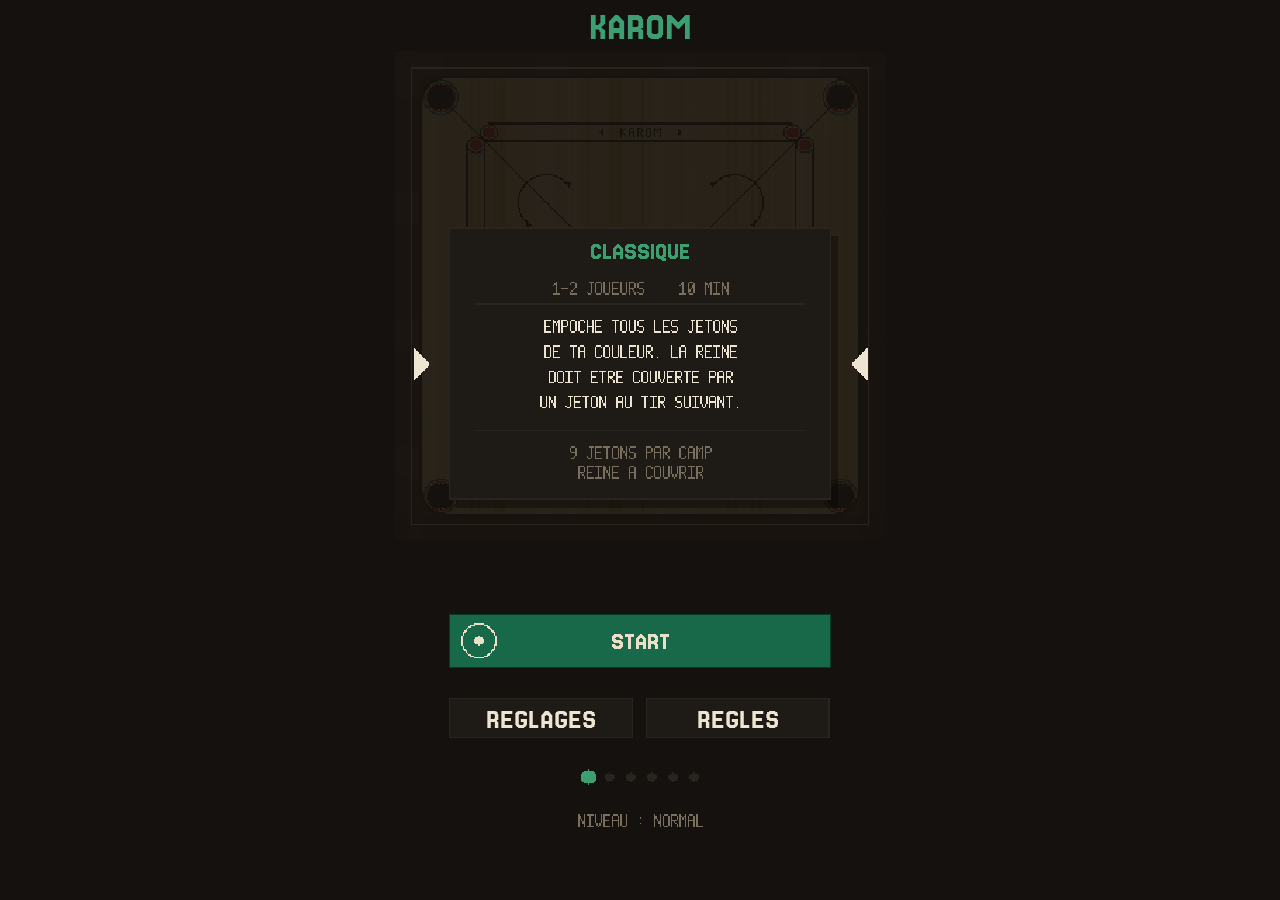
<file: index.html>
<!DOCTYPE html>
<html lang="fr">
<head>
<meta charset="utf-8">
<meta name="viewport" content="width=device-width, initial-scale=1, viewport-fit=cover, user-scalable=no">
<title>Karom</title>
<meta name="description" content="Karom : jeu de carrom en pixel art. Six modes de jeu, seul ou a deux.">
<link rel="icon" href="data:image/svg+xml,%3Csvg xmlns='http://www.w3.org/2000/svg' viewBox='0 0 16 16'%3E%3Crect width='16' height='16' fill='%234E3222'/%3E%3Crect x='2' y='2' width='12' height='12' fill='%23F2CE87'/%3E%3Ccircle cx='8' cy='8' r='3' fill='%23C8362E'/%3E%3C/svg%3E">
<style>
  /* Jersey, Sarah Cadigan-Fried, SIL OFL 1.1 - sous-ensemble embarque */
  @font-face{font-family:'Jersey15';font-style:normal;font-weight:400;font-display:block;
    src:url([data-uri]) format('woff2');}
  @font-face{font-family:'Jersey25';font-style:normal;font-weight:400;font-display:block;
    src:url([data-uri]) format('woff2');}
  *{box-sizing:border-box;-webkit-tap-highlight-color:transparent}
  html{height:100%;overflow:hidden;overscroll-behavior:none;touch-action:none}
  html,body{height:100%;margin:0}
  body{
    position:fixed;top:0;left:0;right:0;bottom:0;
    width:100%;height:100vh;height:100dvh;
    overscroll-behavior:none;-webkit-user-select:none;user-select:none;
    background:#14110E;   /* uni : la marge du haut se confond avec le fond du jeu */
    display:flex;align-items:center;justify-content:center;
    overflow:hidden;touch-action:none;
    /* on se tient a l'ecart de la barre d'etat : en mode autonome sur iPhone,
       le contenu passe sinon sous l'heure et le niveau de batterie. */
    padding:calc(env(safe-area-inset-top,0px) + 4px) 0 0 0;
  }
  #wrap{position:relative;line-height:0}
  #cv{display:block;touch-action:none;image-rendering:pixelated;image-rendering:crisp-edges}
  #tx{position:absolute;left:0;top:0;pointer-events:none}
</style>
</head>
<body>
<div id="wrap"><canvas id="cv"></canvas><canvas id="tx"></canvas></div>
<script>
(function(){
'use strict';

/* ===================== plateau : repère 0..1000 ===================== */
const W=1000;
const FRAME=56, PAD=FRAME+10;
const MINX=PAD, MAXX=W-PAD, MINY=PAD, MAXY=W-PAD;
const PR=16, SR=21;
const POCK=20, PIN=28;              /* trous plus petits, plus pres des coins */
const POCKETS=[
  {x:MINX+PIN,y:MINY+PIN},{x:MAXX-PIN,y:MINY+PIN},
  {x:MINX+PIN,y:MAXY-PIN},{x:MAXX-PIN,y:MAXY-PIN}
];
const BAND_O=146, BAND_I=183;   /* ecartes pour que les pastilles tiennent pile entre les deux */
const ART={dots:true, square:false, pale:false};
const WOOD=3;   /* 0 voile  1 fil fin  2 veine large  3 presque uni */
let surface=0;   /* revetement du plateau : 0 bois, 1 marbre — choisi dans les reglages */
/* Marbre gris-vert : un fond sourd, deux nuances proches pour les nuages, et
   deux tons francs pour les veines — l'un clair, l'autre presque noir. */
const MARBRE={base:'#C4CCC2', clair:'#D0D7CE', sombre:'#B3BDB3',
              veineC:'#E7EBE4', veineS:'#6F7B73'};
const TEX=2;    /* grain de surface : 0 aucun  1 leger  2 marque */
const COEUR=1;  /* 0 : huit points seuls, 1 : huit points plus un au centre */
const SMOOTH=0; /* 0 = jetons cales sur la grille de pixels, 1 = glissement continu */          // carré double de la ligne de base
const BASE_Y=MAXY-104;                 // ligne de base du bas (clairs)
const BASE_Y2=W-BASE_Y;                // ligne de base du haut (fonces)
function baseY(t){ return t==='W' ? BASE_Y : BASE_Y2; }
const BASE_X0=200, BASE_X1=800;

const FRICTION=0.9971, REST_D=0.94, REST_W=0.72, STOP=0.06, MAXPOW=32, SUB=6;

/* ===================== langues ===================== */
let langue=0;   /* 0 : francais, 1 : anglais — choisi dans les reglages */
/* Chaque entree porte ses deux versions cote a cote : une seule table a tenir,
   et il devient impossible d'en traduire une et d'oublier l'autre. {0} et {1}
   sont remplaces par les arguments passes a tr(). */
const TXT={
  langue:      ['FRANÇAIS','ENGLISH'],
  /* joueurs */
  j1:          ['JOUEUR 1','PLAYER 1'],
  j2:          ['JOUEUR 2','PLAYER 2'],
  cpu:         ['CPU','CPU'],
  /* mots de fin de tir */
  tour:        ['AU TOUR DE {0}','{0} TO PLAY'],
  rejoue:      ['{0} REJOUE','{0} PLAYS AGAIN'],
  palet:       ['{0} : PALET EMPOCHÉ','{0} : STRIKER POTTED'],
  adverse:     ['{0} : JETON ADVERSE','{0} : OPPONENT PIECE'],
  couvreReine: ['{0} COUVRE LA REINE','{0} COVERS THE QUEEN'],
  gagneReine:  ['{0} GAGNE LA REINE','{0} WINS THE QUEEN'],
  /* fin de partie */
  gagne:       ['GAGNÉ !','YOU WIN!'],
  perdu:       ['PERDU','YOU LOSE'],
  clairsGagne: ['CLAIRS !','LIGHTS!'],
  foncesGagne: ['FONCÉS !','DARKS!'],
  /* boutons */
  start:       ['START','START'],
  reglages:    ['REGLAGES','SETTINGS'],
  regles:      ['REGLES','RULES'],
  retour:      ['RETOUR','BACK'],
  pause:       ['PAUSE','PAUSE'],
  reprendre:   ['REPRENDRE','RESUME'],
  rejouer:     ['REJOUER','REPLAY'],
  menu:        ['MENU','MENU'],
  tirer:       ['TIRER','SHOOT'],
  page:        ['PAGE {0} / {1}','PAGE {0} / {1}'],
  /* reglages */
  optJoueurs:  ['JOUEURS','PLAYERS'],
  optNiveau:   ['DIFFICULTE','DIFFICULTY'],
  optTir:      ['DECLENCHEMENT','TRIGGER'],
  optRev:      ['STYLE DU PLATEAU','BOARD STYLE'],
  optTheme:    ['THEME','THEME'],
  optSon:      ['SON','SOUND'],
  optLangue:   ['LANGUE','LANGUAGE'],
  unJoueur:    ['1 JOUEUR','1 PLAYER'],
  deuxJoueurs: ['2 JOUEURS','2 PLAYERS'],
  facile:      ['FACILE','EASY'],
  normal:      ['NORMAL','NORMAL'],
  difficile:   ['DIFFICILE','HARD'],
  auRelacher:  ['AU RELACHER','ON RELEASE'],
  auBouton:    ['AU BOUTON','ON BUTTON'],
  bois:        ['BOIS','WOOD'],
  marbre:      ['MARBRE','MARBLE'],
  sombre:      ['SOMBRE','DARK'],
  clair:       ['CLAIR','LIGHT'],
  avec:        ['AVEC','ON'],
  sans:        ['SANS','OFF'],
  /* en-tete */
  hScore:      ['SCORE','SCORE'],
  hPoints:     ['POINTS','POINTS'],
  hTirs:       ['TIRS','SHOTS'],
  hRestants:   ['RESTANTS','LEFT'],
  hJetons:     ['JETONS','PIECES'],
  hEnJeu:      ['EN JEU','IN PLAY'],
  hEtoiles:    ['ETOILES','STARS'],
  hTemps:      ['TEMPS','TIME'],
  hCombo:      ['COMBO','COMBO'],
  hCible:      ['CIBLE','TARGET'],
  qClairs:     ['CLA','LGT'],
  qOrdi:       ['ORD','CPU'],
  qFonces:     ['FON','DRK'],
  qCouvre:     ['COUVRE','COVER'],
  /* accueil */
  niveau:      ['NIVEAU : {0}','LEVEL: {0}'],
  recordTirs:  ['RECORD : {0} TIRS','BEST: {0} SHOTS'],
  recordPts:   ['RECORD : {0} POINTS','BEST: {0} POINTS'],
  victoires:   ['VICTOIRES : {0}','WINS: {0}'],
  aucunRecord: ['AUCUN RECORD','NO RECORD YET'],
  nbJoueurs:   ['{0} JOUEUR{1}    {2}','{0} PLAYER{1}    {2}'],
  /* resume des regles d'un mode */
  rPions:      ['{0} JETONS PAR CAMP','{0} PIECES PER SIDE'],
  rVider:      ['VIDER LE PLATEAU','CLEAR THE BOARD'],
  rVaut:       ['UN JETON VAUT {0} POINTS','A PIECE IS WORTH {0} POINTS'],
  rTousDeux:   ['TOUS LES JETONS COMPTENT POUR LES DEUX','ALL PIECES COUNT FOR BOTH'],
  rValeurs:    ['NOIR {0}  BLANC {1}','DARK {0}  LIGHT {1}'],
  rReineVaut:  ['  REINE {0}','  QUEEN {0}'],
  rTirs:       ['{0} TIRS','{0} SHOTS'],
  rSecondes:   ['{0} SECONDES','{0} SECONDS'],
  rCible:      ['CIBLE {0}','TARGET {0}'],
  rCombo:      ['COMBO X{0}','COMBO X{0}'],
  rReineLibre: ['REINE LIBRE','QUEEN FREE'],
  rReineCouv:  ['REINE A COUVRIR','COVER THE QUEEN'],
  rEtoiles:    ['3 ETOILES A {0}','3 STARS AT {0}']
};
function tr(cle,...arg){
  const e=TXT[cle];
  let out = e ? e[langue] : cle;
  arg.forEach((v,i)=>{ out=out.split('{'+i+'}').join(v); });
  return out;
}
const LEVELS=[{n:'facile',e:0.50},{n:'normal',e:0.06},{n:'difficile',e:0.03}];
let level=1;

/* ===================== tampon pixel ===================== */
const BUF=384, K=BUF/256;            /* K : facteur d'echelle de l'interface */
const MARG=Math.round(11*K);         /* marge laterale de part et d'autre du plateau */
const BW=BUF-2*MARG, BX=MARG;        /* cote et abscisse du plateau */
const S=BW/W;
const R=Math.round;
/* le bandeau du titre coiffe tout le reste et ne bouge jamais */
const TITRE_H=Math.round(22*K);   /* un peu d'air au-dessus du nom du jeu */
const HUD_H=Math.round(40*K), MSG_H=0, BTN_H=Math.round(26*K);
const CTRL_MIN=Math.round(104*K), CTRL_MAX=Math.round(340*K);
const GAP_MAX=Math.round(24*K);  /* respiration maximale sous l'en-tete */
let CTRL_H=150, TOTH=0, BOARD_Y=HUD_H, MSG_Y=0, CTRL_Y=0, BTN_Y=0;
const HUD_Y=TITRE_H;                 /* l'en-tete des scores commence sous le titre */
let GAP_B=0;                  /* de combien le plateau descend sous l'en-tete */
let PAD_H=Math.round(96*K);   /* hauteur du pave, reglette comprise */
let PAD_Y=0;                  /* haut du pave */
let TRK_H=Math.round(34*K);   /* bandeau de la reglette, en haut du pave */
let JOY_H=0;                  /* etage du jeton, sous la reglette */
let MENU_H=0;                 /* hauteur offerte aux pages de menu */
const JOY={cx:BUF/2, cy:0, r:Math.round(44*K), kx:0, ky:0};
const TRK={x0:0, x1:0, y:0, h:Math.round(12*K)};
const PWR={y:0};   /* frontiere entre la reglette de placement et le pave */
/* Zone reellement disponible : la fenetre moins les marges de securite.
   On lit le remplissage effectif du corps, deja calcule par le navigateur a
   partir des env(safe-area-inset-*) : c'est du px resolu, pas une formule. */
function vpW(){
  const s=getComputedStyle(document.body);
  const n=v=>{const p=parseFloat(v); return isFinite(p)?p:0;};
  return Math.max(1, window.innerWidth-n(s.paddingLeft)-n(s.paddingRight));
}
function vpH(){
  const s=getComputedStyle(document.body);
  const n=v=>{const p=parseFloat(v); return isFinite(p)?p:0;};
  return Math.max(1, window.innerHeight-n(s.paddingTop)-n(s.paddingBottom));
}
function metrics(){
  const vw=vpW(), vh=vpH();
  const want=Math.round(BUF*vh/vw)-TITRE_H-HUD_H-BW-MSG_H-BTN_H;
  const reste=Math.max(CTRL_MIN,Math.min(CTRL_MAX+GAP_MAX,want));
  /* le plateau se decolle de l'en-tete des qu'il y a de quoi */
  GAP_B=Math.max(0,Math.min(GAP_MAX,reste-CTRL_MIN));
  CTRL_H=reste-GAP_B;
  TOTH=TITRE_H+HUD_H+GAP_B+BW+MSG_H+CTRL_H+BTN_H;
  BOARD_Y=TITRE_H+HUD_H+GAP_B; MSG_Y=BOARD_Y+BW; CTRL_Y=MSG_Y+MSG_H; BTN_Y=CTRL_Y+CTRL_H;
  /* un seul pave : la reglette de placement en bandeau haut, le jeton dessous.
     Les deux gestes du tir tiennent ainsi sous le meme pouce. */
  const marge=R(8*K);
  PAD_H=Math.max(R(80*K),Math.min(R(170*K),CTRL_H-2*marge));
  PAD_Y=CTRL_Y+Math.floor((CTRL_H-PAD_H)/2);
  TRK_H=Math.min(R(34*K),Math.floor(PAD_H*0.32));
  const cote=R(12*K), LP=BUF-2*cote;
  TRK.x0=cote+R(16*K); TRK.x1=cote+LP-R(16*K);
  TRK.y=PAD_Y+Math.floor(TRK_H/2);
  PWR.y=PAD_Y+TRK_H;                       /* frontiere reglette / jeton */
  /* le jeton demarre franchement sous le bandeau, d'ou le retrait */
  const retrait=Math.min(R(14*K),Math.floor((PAD_H-TRK_H)*0.12));
  JOY_H=Math.max(R(40*K),PAD_H-TRK_H-retrait);
  JOY.cy=PAD_Y+TRK_H+retrait+Math.floor(JOY_H/2);
  MENU_H=BW+CTRL_H+BTN_H;   /* du haut du plateau au bas de l'ecran */
}

const P={
  bg:'#14110E', panel:'#1E1A16', panel2:'#2A241E', edge:'#0A0806',
  woodHi:'#7A5236', wood:'#4E3222', woodLo:'#2E1C10',
  felt:'#F2CE87', feltHi:'#F8DDA1', feltLo:'#E2B368', feltSh:'#C89A57',
  ink:'#20180F', red:'#C8362E', redLo:'#8B1E1A', green:'#1E7A55',
  wPiece:'#FFFAEA', wEdge:'#8A6231', bPiece:'#332742', bEdge:'#150E1E',
  qPiece:'#D8382F', qEdge:'#7E1712',
  sBody:'#17694A', sEdge:'#0C3A28', sRed:'#E8E0C8',
  pale:'#EDE4D2', mute:'#7A6E5F', accent:'#3D9E72',
  g1:'#123024', g2:'#1E6349', g3:'#3D9E72', g4:'#6FD3A6',
  aim:'#3A2010'
};


const ORIGINAL_PALETTE={...P};
const STYLES=[
 {name:['BOIS','WOOD'],c:{}},
 {name:['MARBRE','MARBLE'],c:{wood:'#59645F',woodHi:'#929E97',woodLo:'#303C37',ink:'#263F35',wPiece:'#FFFFFF',wEdge:'#82958A',bPiece:'#273E35',bEdge:'#0F241B',qPiece:'#BA7955',qEdge:'#6F402C'}},
 {name:['FLUO','NEON'],c:{wood:'#171B30',woodHi:'#313954',woodLo:'#050710',felt:'#080C16',feltHi:'#080C16',feltLo:'#080C16',ink:'#3C778B',red:'#F452CF',green:'#26E5F1',wPiece:'#59FFAD',wEdge:'#14835D',bPiece:'#F452CF',bEdge:'#8B236E',qPiece:'#FFF36A',qEdge:'#9B8228',sBody:'#55E7FF',sEdge:'#16718C',sRed:'#FFFFFF',aim:'#A7FFE9',accent:'#59FFAD',g1:'#153D30',g2:'#207954',g3:'#36B780',g4:'#59FFAD'}},
 {name:['PLASTIQUE','PLASTIC'],c:{wood:'#1663D6',woodHi:'#4C9CFF',woodLo:'#073B94',felt:'#2581ED',feltHi:'#2581ED',feltLo:'#2581ED',ink:'#0A489B',red:'#FFDC26',green:'#FF5253',wPiece:'#FFDF26',wEdge:'#BE8B06',bPiece:'#F54B45',bEdge:'#9D2425',qPiece:'#F9F5DF',qEdge:'#A4A19A',sBody:'#77F1B4',sEdge:'#24875F',sRed:'#124A36',aim:'#FFFFFF',accent:'#FFDF26',g1:'#5A4B11',g2:'#9B7D15',g3:'#D5B320',g4:'#FFDF26'}},
 {name:['ARCADE','ARCADE'],c:{wood:'#332356',woodHi:'#674B8F',woodLo:'#1B122F',felt:'#191B36',feltHi:'#191B36',feltLo:'#191B36',ink:'#675887',red:'#FF9C42',green:'#A391ED',wPiece:'#49E2ED',wEdge:'#227F9E',bPiece:'#FF9C42',bEdge:'#A44E20',qPiece:'#FF69B4',qEdge:'#8E3265',sBody:'#EAE0FF',sEdge:'#8B78BA',sRed:'#8850CD',aim:'#BDA9FF',accent:'#BDA9FF',g1:'#34274F',g2:'#685091',g3:'#9473C9',g4:'#BDA9FF'}},
 {name:['PASTEL','PASTEL'],c:{wood:'#9FBDB5',woodHi:'#C9DFD6',woodLo:'#638B80',felt:'#F3EADF',feltHi:'#F3EADF',feltLo:'#F3EADF',ink:'#748E88',red:'#D6879B',green:'#7DAFA4',wPiece:'#F2A8BC',wEdge:'#B26882',bPiece:'#7BB9D8',bEdge:'#3E7695',qPiece:'#E9BE5D',qEdge:'#9B782F',sBody:'#B6A4DC',sEdge:'#77619A',sRed:'#FFF8ED',aim:'#685B87',accent:'#B6A4DC',g1:'#40364F',g2:'#6A587F',g3:'#9180B1',g4:'#B6A4DC'}}
];

/* ===================== polices ===================== */
/* texte courant 5x7 */
const FS={
A:'01110,10001,10001,10001,11111,10001,10001,10001,10001',B:'11110,10001,10001,11110,10001,10001,10001,10001,11110',
C:'01110,10001,10000,10000,10000,10000,10000,10001,01110',D:'11110,10001,10001,10001,10001,10001,10001,10001,11110',
E:'11111,10000,10000,10000,11110,10000,10000,10000,11111',F:'11111,10000,10000,10000,11110,10000,10000,10000,10000',
G:'01110,10001,10000,10000,10111,10001,10001,10001,01111',H:'10001,10001,10001,10001,11111,10001,10001,10001,10001',
I:'11111,00100,00100,00100,00100,00100,00100,00100,11111',J:'00111,00010,00010,00010,00010,00010,00010,10010,01100',
K:'10001,10010,10100,11000,10000,11000,10100,10010,10001',L:'10000,10000,10000,10000,10000,10000,10000,10000,11111',
M:'10001,11011,10101,10101,10001,10001,10001,10001,10001',N:'10001,11001,11001,10101,10101,10011,10011,10001,10001',
O:'01110,10001,10001,10001,10001,10001,10001,10001,01110',P:'11110,10001,10001,10001,11110,10000,10000,10000,10000',
Q:'01110,10001,10001,10001,10001,10001,10101,10010,01101',R:'11110,10001,10001,10001,11110,10100,10010,10001,10001',
S:'01111,10000,10000,10000,01110,00001,00001,10001,01110',T:'11111,00100,00100,00100,00100,00100,00100,00100,00100',
U:'10001,10001,10001,10001,10001,10001,10001,10001,01110',V:'10001,10001,10001,10001,10001,10001,01010,01010,00100',
W:'10001,10001,10001,10001,10001,10101,10101,11011,10001',X:'10001,10001,01010,01010,00100,01010,01010,10001,10001',
Y:'10001,10001,01010,01010,00100,00100,00100,00100,00100',Z:'11111,00001,00010,00010,00100,01000,01000,10000,11111',
'0':'01110,10001,10011,10011,10101,11001,11001,10001,01110','1':'00100,01100,10100,00100,00100,00100,00100,00100,11111',
'2':'01110,10001,00001,00001,00010,00100,01000,10000,11111','3':'11111,00010,00100,01000,00100,00010,00001,10001,01110',
'4':'00010,00110,01010,10010,10010,11111,00010,00010,00010','5':'11111,10000,10000,11110,00001,00001,00001,10001,01110',
'6':'00110,01000,10000,10000,11110,10001,10001,10001,01110','7':'11111,00001,00010,00010,00100,00100,01000,01000,01000',
'8':'01110,10001,10001,01110,10001,10001,10001,10001,01110','9':'01110,10001,10001,10001,01111,00001,00001,00010,01100',
' ':'00000,00000,00000,00000,00000,00000,00000,00000,00000','-':'00000,00000,00000,00000,11111,00000,00000,00000,00000',
':':'00000,00000,00100,00000,00000,00000,00100,00000,00000','.':'00000,00000,00000,00000,00000,00000,00000,00000,00100',
'!':'00100,00100,00100,00100,00100,00100,00000,00000,00100','/':'00001,00001,00010,00010,00100,01000,01000,10000,10000'
};
const ACC={'È':'E','Ê':'E','À':'A','Â':'A','Ç':'C','Î':'I','Ô':'O','Û':'U','Ù':'U'};
/* E accentue : l'accent occupe la premiere ligne, le E est ramene sur huit */
FS['É']='00110,11111,10000,10000,11110,10000,10000,10000,11111';
const GS={};
for(const k in FS) GS[k]=FS[k].split(',');
function norm(t,set){
  t=String(t).toUpperCase(); let o='';
  for(const ch of t) o += (ACC[ch]||(set[ch]?ch:' '));
  return o;
}
/* petite police */
const GW=5, GH=9, GT=1;            /* chasse, hauteur, approche */
/* police 3x5 pour la marque imprimee sur le tapis, qui doit tenir entre les traits */
const PETIT={
  K:['10010','10100','11000','11000','10100','10010','10010'],
  A:['01100','10010','10010','11110','10010','10010','10010'],
  R:['11100','10010','10010','11100','10100','10010','10010'],
  O:['01100','10010','10010','10010','10010','10010','01100'],
  M:['10001','11011','10101','10101','10001','10001','10001']
};
const PW=5, PH=7, PT=1;
function pw(t){ const n=String(t).length; return n?n*(PW+PT)-PT:0; }
function ptext(g,t,x,y,col){
  g.fillStyle=col;
  let cx=x;
  for(const c of String(t)){
    const gl=PETIT[c];
    if(gl) for(let r=0;r<PH;r++) for(let k=0;k<PW;k++)
      if(gl[r][k]==='1') g.fillRect(cx+k,y+r,1,1);
    cx+=PW+PT;
  }
}
function sw(t){ const n=norm(t,GS).length; return n?n*(GW+GT)-GT:0; }
function stext(g,t,x,y,col){
  t=norm(t,GS); g.fillStyle=col;
  for(let i=0;i<t.length;i++){ const gl=GS[t[i]]; if(!gl) continue;
    for(let r=0;r<GH;r++) for(let c=0;c<GW;c++) if(gl[r][c]==='1') g.fillRect(x+i*(GW+GT)+c,y+r,1,1); }
}
function stextC(g,t,cx,y,col){ stext(g,t,Math.round(cx-sw(t)/2),y,col); }

/* display : masque + contour + ombre + éclat */
function bw(t,sc){ sc=sc||1; const n=norm(t,GS).length; return n?n*(GW+GT)*sc-GT*sc:0; }
function btext(g,t,x,y,col,sc){
  sc=sc||1; t=norm(t,GS);
  const put=(px,py,c)=>{ g.fillStyle=c; g.fillRect(x+px*sc,y+py*sc,sc,sc); };
  for(let i=0;i<t.length;i++){ const gl=GS[t[i]]; if(!gl) continue;
    for(let r=0;r<GH;r++) for(let c=0;c<GW;c++) if(gl[r][c]==='1') put(i*(GW+GT)+c, r, col); }
  return bw(t,sc);
}
function btextC(g,t,cx,y,col,sc){ return btext(g,t,Math.round(cx-bw(t,sc)/2),y,col,sc); }

/* ===================== état ===================== */
let discs=[], striker=null;
let turn='W', phase='menu', mode='solo';
const AI='B';
let queenState={owner:null,pendingBy:null};
let strokePocketed=[];
let pause=false;
let score={W:0,B:0}, tirsFaits=0, tempsMs=0, comboDernier=0;
let penalite={W:0,B:0};      /* fautes en attente, faute de jeton a rendre */
let etoilesFin=0;
let shakeT=0, bannerT=0, bannerTxt='';
/* petits mots de fin de tir : pourquoi la main reste ou passe, puis a qui
   elle revient. Ils ne bloquent rien et defilent l'un apres l'autre — sans
   eux la regle parait arbitraire, surtout quand l'ordinateur enchaine. */
let notes=[];
const ANNONCE=82;   /* l'annonce du joueur tient plus longtemps que la raison */
function note(t,cote,duree){ notes.push({txt:t, cote:cote||turn, t:duree||46}); }
function nomCote(c){ return c==='W' ? tr('j1') : (mode==='solo' ? tr('cpu') : tr('j2')); }
/* Une couleur par camp, et aucune autre : vert pour le joueur 1, rouge pour le
   joueur 2, blanc pour l'ordinateur. Tout ce qui appartient a un camp la porte
   — son bandeau de score, ses messages, sa visee, sa jauge de puissance. */
function couleurCote(c){
  if(c==='W') return P.accent;
  return mode==='solo' ? P.pale : P.red;
}
/* Le texte pose sur une plaque peinte doit trancher sur sa peinture. Les deux
   encres sont fixes et non tirees du theme : en theme clair, le ton "pale" du
   theme est justement l'encre sombre, et s'y fier peignait du sombre sur du
   sombre — c'est ce qui rendait la case du CPU illisible. */
const ENCRE_CLAIRE='#F5EFE2', ENCRE_SOMBRE='#181209';
function encreSur(fond){
  const n=parseInt(fond.slice(1),16);
  const l=((n>>16&255)*0.299+((n>>8)&255)*0.587+(n&255)*0.114)/255;
  return l>0.45 ? ENCRE_SOMBRE : ENCRE_CLAIRE;
}
/* les quatre crans de la jauge, du plus faible au plus fort */
const RAMPE_ROUGE=['#3A100D','#7E1712','#C8362E','#E8756B'];
const RAMPE_BLANC=['#33302A','#6E6455','#B3A992','#EDE4D2'];
function rampeCote(c){
  if(c==='W') return [P.g1,P.g2,P.g3,P.g4];   /* celle-ci suit le theme */
  return mode==='solo' ? RAMPE_BLANC : RAMPE_ROUGE;
}
let aiPlan=null, aiWait=0, blink=0;

let aimPow=null;
const THEMES=[
  {n:'sombre', c:{bg:'#14110E',panel:'#1E1A16',panel2:'#2A241E',edge:'#0A0806',
                  pale:'#EDE4D2',mute:'#7A6E5F',accent:'#3D9E72',
                  g1:'#123024',g2:'#1E6349',g3:'#3D9E72',g4:'#6FD3A6'}},
  {n:'clair',  c:{bg:'#E4D2A8',panel:'#F1E4C6',panel2:'#C0A776',edge:'#3A2C18',
                  pale:'#2E2415',mute:'#7C6845',accent:'#2E7C58',
                  g1:'#1B4C36',g2:'#2E7C58',g3:'#43A87A',g4:'#78D9AE'}}
];
let theme=0;
function applyTheme(){
  Object.assign(P,ORIGINAL_PALETTE);
  const t=THEMES[theme];
  for(const k in t.c) P[k]=t.c[k];
  Object.assign(P,STYLES[surface].c);
  bg=null;                                   /* le plateau depend de P.bg dans ses coins */
  const b=document.body;
  /* fond uni, sans quadrillage : la marge du haut doit se confondre avec le
     fond du jeu et non former un bandeau a part */
  if(b&&b.style) b.style.background=t.c.bg;
}
let page='titre', rulePage=0, joyDrag=null, trkDrag=false;
let press={id:null,t:0}, pulse=0, placeTouche=false;
let pointChoc=null;   /* trace apres les jetons pour ne pas passer dessous */
let sinking=[], pops=[], scorePop={W:0,B:0};
let fireMode=0, aimX=0, aimAng=-Math.PI/2, aimPw=0;
/* aimX va de -1 (butee gauche) a +1 (butee droite) ; les deux butees visent vers le bas */
function majAim(){ aimAng = -Math.PI/2 - aimX*Math.PI; }
let modeChoix=0;   /* 0 = un joueur, 1 = deux joueurs */
let placeX=(BASE_X0+BASE_X1)/2;   /* placement choisi sur la ligne de base */
let bg=null;

const cv=document.getElementById('cv');
const ctx=cv.getContext('2d');
const tx=document.getElementById('tx');
const tctx=tx.getContext('2d');
let CSSW=BUF, CSSH=0, DPR=1, KTX=1;
let TY=0, TX=0;   /* decalage courant du contexte de dessin */
let rotT=0, rotGoal=0;   /* rotation du plateau : 0 ou PI */
function flipped(){ return rotGoal>1.5; }
/* Hors partie l'en-tete des scores n'existe pas : la page remonte d'autant,
   sinon le bandeau du titre laisserait un trou a sa place. Le dessin et le
   pointage lisent tous les deux cette valeur, ils ne peuvent pas diverger. */
function hautPage(){ return phase==='menu' ? BOARD_Y-HUD_H : BOARD_Y; }
/* Jersey : la grille n'est nette qu'aux corps multiples du pas */
const JF={j15:{step:27,cap:15,name:'Jersey15'}, j25:{step:41,cap:25,name:'Jersey25'}};
/* la taille demandee est quantifiee : voici celle qu'on obtient vraiment,
   exprimee en pixels de tampon, pour centrer juste */
function jcaps(capsBuf,fam){
  const f=JF[fam||'j15'];
  const m=Math.floor(capsBuf*KTX*DPR/f.cap);
  if(m<1) return capsBuf;        /* sous un carreau : voir jfit */
  return (f.cap*m/DPR)/KTX;
}
/* ordonnee du haut de capitale pour centrer un texte dans une boite */
function jmid(y,h,capsBuf,fam){ return y+Math.round((h-jcaps(capsBuf,fam))/2); }
function jfit(fam,capsCss){
  /* on quantifie sur la grille de l'ecran, pas sur celle du CSS :
     le carreau doit faire un nombre entier de pixels ecran */
  const f=JF[fam];
  const m=Math.floor(capsCss*DPR/f.cap);
  if(m<1){
    /* la taille demandee est plus petite qu'un carreau : quantifier la
       doublerait et le mot deborderait de son bouton. On perd le net,
       on garde la mesure. */
    tctx.font=(f.step*capsCss/f.cap)+'px '+f.name+',monospace';
    return capsCss;
  }
  tctx.font=(f.step*m/DPR)+'px '+f.name+',monospace';
  return f.cap*m/DPR;
}
/* coordonnees en pixels de tampon, hauteur de capitale idem */
/* ---- pixels durs, mais decroches de la grille du plateau ----
   une cellule = un pixel de jeu, cale sur la grille de l'ecran :
   le dessin reste blocs nets, la position avance trois fois plus finement */
let SHK={x:0,y:0};
let CELLD=3;
function majCell(){ CELLD=Math.max(1,Math.round(KTX*DPR)); }
function ptEcran(x,y){          /* px CSS -> px ecran, secousse et rotation comprises */
  let X=(x+SHK.x)*KTX*DPR, Y=(y+SHK.y)*KTX*DPR;
  if(rotT!==0){
    const cx=(BX+BW/2)*KTX*DPR, cy=(BOARD_Y+BW/2)*KTX*DPR;
    const c=Math.cos(rotT), s2=Math.sin(rotT), dx=X-cx, dy=Y-cy;
    X=cx+dx*c-dy*s2; Y=cy+dx*s2+dy*c;
  }
  return {x:Math.round(X), y:Math.round(Y)};
}
function ecranOuvre(){ tctx.save(); tctx.setTransform(1,0,0,1,0,0); }
function ecranFerme(){ tctx.restore(); }
function cellules(ox,oy,rayon,col,creux){
  const cd=CELLD, demi=Math.floor(cd/2);
  tctx.fillStyle=col;
  for(let dy=-rayon;dy<=rayon;dy++){
    const h=Math.floor(Math.sqrt(Math.max(0,rayon*rayon-dy*dy))+0.5);
    if(creux!==undefined){
      const hi=(Math.abs(dy)<=creux)?Math.floor(Math.sqrt(Math.max(0,creux*creux-dy*dy))+0.5):-1;
      if(hi>=0){
        tctx.fillRect(ox-h*cd-demi,     oy+dy*cd-demi,(h-hi)*cd, cd);
        tctx.fillRect(ox+(hi+1)*cd-demi,oy+dy*cd-demi,(h-hi)*cd, cd);
        continue;
      }
    }
    tctx.fillRect(ox-h*cd-demi, oy+dy*cd-demi, (2*h+1)*cd, cd);
  }
}
function discPix(d){
  const p=ptEcran(BX+d.x*S, BOARD_Y+d.y*S);
  const r=Math.max(2,Math.round(d.r*S));
  let body,edge;
  if(d.type==='S'){ body=P.sBody; edge=P.sEdge; }
  else if(d.type==='W'){ body=P.wPiece; edge=P.wEdge; }
  else if(d.type==='Q'){ body=P.qPiece; edge=P.qEdge; }
  else { body=P.bPiece; edge=P.bEdge; }
  const om=versLumiere(K,2*K);
  const o=ptEcran(BX+d.x*S+om.x, BOARD_Y+d.y*S+om.y);
  cellules(o.x,o.y,r+1,'rgba(24,14,4,.10)');
  cellules(o.x,o.y,r,'rgba(24,14,4,.22)');
  cellules(p.x,p.y,r,edge);
  cellules(p.x,p.y,r-1,body);
  if(d.type==='S') cellules(p.x,p.y,Math.max(1,r-2),P.sRed,Math.max(0,r-3));
}
function traitPix(ox,oy,ux,uy,rad,col,pas){
  let end=1400;
  for(let t=rad+6;t<1400;t+=5){
    const x=ox+ux*t, y=oy+uy*t;
    if(x<MINX+rad||x>MAXX-rad||y<MINY+rad||y>MAXY-rad){ end=t; break; }
    let stop=false;
    for(const d of discs){ if(!d.alive) continue; if(Math.hypot(d.x-x,d.y-y)<d.r+rad){ end=t; stop=true; break; } }
    if(stop) break;
  }
  tctx.fillStyle=col;
  const cd=CELLD, demi=Math.floor(cd/2);
  for(let t=rad+5;t<end;t+=pas){
    const p=ptEcran(BX+(ox+ux*t)*S, BOARD_Y+(oy+uy*t)*S);
    tctx.fillRect(p.x-demi,p.y-demi,cd,cd);
  }
  return end;
}
/* meme rasterisation pour les curseurs, qui ne sont ni sur le plateau ni tournes */
function pastillePix(xCss,yCss,rayon,col,creux){
  const p={x:Math.round(xCss*KTX*DPR), y:Math.round(yCss*KTX*DPR)};
  cellules(p.x,p.y,rayon,col,creux);
}
function normJ(t){ return String(t).toUpperCase(); }   /* Jersey sait ecrire les accents */
function jtext(t,bx,by,col,capsBuf,fam,align){
  t=normJ(t);
  const caps=jfit(fam||'j15',capsBuf*KTX);
  let x=bx*KTX;
  const w=tctx.measureText(t).width;
  if(align==='c') x-=w/2; else if(align==='r') x-=w;
  tctx.fillStyle=col;
  tctx.fillText(t, Math.round((x+TX*KTX)*DPR)/DPR, Math.round((by+TY)*KTX*DPR)/DPR+caps);
  return w/KTX;
}
function jw(t,capsBuf,fam){
  jfit(fam||'j15',capsBuf*KTX);
  return tctx.measureText(normJ(t)).width/KTX;
}

/* ===================== mise en page ===================== */
function layout(){
  metrics();
  const k=Math.min(vpW()/BUF, vpH()/TOTH);
  CSSW=Math.ceil(BUF*k); CSSH=Math.ceil(TOTH*k); KTX=CSSW/BUF;
  DPR=Math.max(1,Math.round(window.devicePixelRatio||1));
  cv.style.width=CSSW+'px'; cv.style.height=CSSH+'px';
  cv.width=BUF; cv.height=TOTH;
  ctx.imageSmoothingEnabled=false;
  tx.style.width=CSSW+'px'; tx.style.height=CSSH+'px';
  tx.width=Math.round(CSSW*DPR); tx.height=Math.round(CSSH*DPR);
  tctx.setTransform(DPR,0,0,DPR,0,0);
  tctx.textBaseline='alphabetic';
  majCell();
  draw();
}
function toCanvas(e){
  const r=cv.getBoundingClientRect();
  return {cx:(e.clientX-r.left)/r.width*BUF, cy:(e.clientY-r.top)/r.height*TOTH};
}
function toBoard(e){
  const c=toCanvas(e);
  let x=(c.cx-BX)/S, y=(c.cy-BOARD_Y)/S;
  if(flipped()){ x=W-x; y=W-y; }
  return {x,y};
}

/* ===================== menu ===================== */
function openMenu(){
  phase='menu'; page='titre'; joyDrag=null; aiPlan=null; bannerT=0; notes=[];
  rotT=0; rotGoal=0;            /* on quitte parfois une partie a deux, plateau retourne */
}
function openMode(){ page='mode'; }
/* Un seul mode a l'ecran, on defile avec les fleches */
/* L'accueil : un mode a la fois, START, puis les deux boutons */
/* niveau et record du mode affiche, sous les puces de l'accueil */
function lignesInfo(){
  const L=[];
  if(!cfg.soloStrict) L.push(tr('niveau',tr(LEVELS[level].n)));
  const rec=records[modeId];
  if(rec){
    if(rec.tirs!==undefined)       L.push(tr('recordTirs',rec.tirs));
    else if(rec.score!==undefined) L.push(tr('recordPts',rec.score));
    else if(rec.vic)               L.push(tr('victoires',rec.vic));
  }
  if(!L.length) L.push(tr('aucunRecord'));
  return L;
}
function carrousel(){
  /* la carte s'allonge si le resume des regles tient sur plus d'une ligne :
     sa hauteur suit son contenu au lieu d'etre figee */
  const nRes=Math.max(1,resumeRegles().length);
  const px=R(26*K), pw=BW-2*px;
  const ph=R(104*K)+(nRes-1)*R(9*K)+GH+R(10*K);
  const h2=R(19*K), w2=Math.floor((pw-R(6*K))/2);
  const yTitre=R(8*K), hTitre=R(30*K);
  /* la carte du mode se pose vers le bas du plateau, sous le titre */
  const py=Math.max(yTitre+hTitre, BW-ph-R(20*K));
  /* le lancement et ses annexes occupent la bande sous le plateau,
     centres dedans : sur un ecran haut elle vaut le plateau entier */
  const sous=Math.max(R(80*K), hMenu()-BW);
  const hb=Math.max(R(26*K),Math.min(R(32*K),Math.floor(sous/9)));
  const ec=Math.max(R(8*K),Math.min(R(22*K),Math.floor(sous/12)));
  const ni=lignesInfo().length, hPuces=R(8*K), hInfo=ni*GH+(ni-1)*R(4*K);
  const bloc=hb+ec+h2+ec+hPuces+ec+hInfo;
  const yb=BW+Math.max(R(6*K),Math.floor((sous-bloc)/2));
  const y2=yb+hb+ec, yp=y2+h2+ec;
  return {
    titre:{y:yTitre},
    p:{x:px,y:py,w:pw,h:ph},
    gauche:{x:R(1*K), y:py+ph/2-R(24*K), w:R(24*K), h:R(48*K)},
    droite:{x:BW-R(25*K), y:py+ph/2-R(24*K), w:R(24*K), h:R(48*K)},
    start:{x:px,y:yb,w:pw,h:hb},
    regl:{x:px,y:y2,w:w2,h:h2},
    regles:{x:px+w2+R(6*K),y:y2,w:w2,h:h2},
    puces:{y:yp+Math.floor(hPuces/2)},
    info:{y:yp+hPuces+ec}
  };
}
/* les fenetres flottantes se centrent sur toute la page, sauf en pause
   ou le jeu reste visible dessous */
/* la page de menu occupe aussi la bande laissee libre par l'en-tete */
function hMenu(){ return pause ? BW : MENU_H+HUD_H; }
function indexMode(){ const i=MODES.findIndex(m=>m.id===modeId); return i<0?0:i; }
function defiler(d){ chargerMode(MODES[(indexMode()+d+MODES.length)%MODES.length].id); }
function resumeRegles(){
  const L=[];
  if(cfg.but==='couleur') L.push(tr('rPions',cfg.pions));
  else if(cfg.but==='vider') L.push(tr('rVider'));
  else if(!cfg.camps) L.push(tr('rVaut',cfg.valeurs.W));
  else L.push(tr('rTousDeux'));
  const b=[];
  if(cfg.but==='points'&&cfg.camps)
    b.push(tr('rValeurs',cfg.valeurs.B,cfg.valeurs.W)+(cfg.reine?tr('rReineVaut',cfg.valeurs.Q):''));
  if(cfg.tirs)  b.push(tr('rTirs',cfg.tirs));
  if(cfg.temps) b.push(tr('rSecondes',cfg.temps));
  if(cfg.cible) b.push(tr('rCible',cfg.cible));
  if(cfg.combo) b.push(tr('rCombo',cfg.combo[cfg.combo.length-1]));
  if(cfg.reine) b.push(cfg.couvrir==='non'?tr('rReineLibre'):tr('rReineCouv'));
  if(cfg.etoiles) b.push(tr('rEtoiles',cfg.etoiles[0]));
  /* tout sur une ligne debordait de la carte des qu'un mode avait beaucoup a
     dire : on remplit ligne apres ligne, dans la largeur disponible */
  if(b.length){
    const larg=(BW-2*R(26*K))-R(24*K);
    let cur='';
    for(const f of b){
      const essai = cur ? cur+'   '+f : f;
      if(cur && sw(essai)>larg){ L.push(cur); cur=f; }
      else cur=essai;
    }
    if(cur) L.push(cur);
  }
  return L;
}
function modeUI(){
  const n=OPTROWS_().length;
  const wx=R(18*K), ww=BW-2*wx, pad=wx+R(10*K);
  /* la fenetre se resserre a mesure qu'elle s'allonge : a sept lignes elle
     depasserait sinon le plateau quand on l'ouvre en pause */
  const dRow=R((n>=6?29:n>=5?33:36)*K), step=R((n>=6?27:n>=5?31:34)*K), hRow=R(18*K), hBtn=R(22*K);
  /* l'intitule se loge dans le blanc laisse au-dessus de sa rangee : quand les
     rangees se resserrent il descend d'autant, sinon il mord sur le bouton du
     dessus */
  const dLab=Math.min(R(11*K), step-hRow-R(2*K));
  const finRows=dRow+(n-1)*step+hRow;
  const wh=finRows+R(12*K)+hBtn+R(10*K);
  const wy=Math.round((hMenu()-wh)/2);
  const by=wy+finRows+R(12*K), lw=BW-2*pad;
  if(pause){
    const g2=R(5*K), w3=Math.floor((lw-2*g2)/3);
    return {wx,wy,ww,wh,pad,step,dLab,row0:wy+dRow,hRow,
      btn: {x:pad,             y:by, w:w3, h:hBtn},
      btn2:{x:pad+w3+g2,       y:by, w:w3, h:hBtn},
      btn3:{x:pad+2*(w3+g2),   y:by, w:lw-2*(w3+g2), h:hBtn}};
  }
  return {wx,wy,ww,wh,pad,step,dLab,row0:wy+dRow,hRow,
    btn:{x:pad,y:by,w:lw,h:hBtn}, btn2:null};
}
function start(which){
  mode = which==='duo' ? 'duo' : 'solo';
  newGame();
}

/* ===================== partie ===================== */
function newGame(){
  discs=[];
  const c=W/2, inner=2*PR+0.6, outer=4*PR+1.2;
  if(cfg.reine) discs.push(mk(c,c,'Q'));
  if(cfg.pions===9){
    /* la fleur classique : six au centre, douze autour */
    for(let i=0;i<6;i++){ const a=-Math.PI/2+i*Math.PI/3; discs.push(mk(c+Math.cos(a)*inner,c+Math.sin(a)*inner, cfg.camps?(i%2?'W':'B'):'W')); }
    for(let i=0;i<12;i++){ const a=-Math.PI/2+i*Math.PI/6; discs.push(mk(c+Math.cos(a)*outer,c+Math.sin(a)*outer, cfg.camps?(i%2?'B':'W'):'W')); }
  } else {
    const tot=2*cfg.pions;
    let pose=0, anneau=1;
    while(pose<tot){
      const cap=anneau*6, n=Math.min(cap,tot-pose), rad=inner*anneau;
      for(let i=0;i<n;i++){
        const a=-Math.PI/2+i*Math.PI*2/cap;
        discs.push(mk(c+Math.cos(a)*rad,c+Math.sin(a)*rad, cfg.camps?((pose+i)%2?'W':'B'):'W'));
      }
      pose+=n; anneau++;
    }
  }
  striker={x:(BASE_X0+BASE_X1)/2,y:baseY('W'),vx:0,vy:0,r:SR,m:1.9,type:'S',alive:true};
  turn='W'; phase='aim'; aiPlan=null; aiWait=0; aimPw=0; aimX=0; majAim(); placeTouche=false; pause=false;
  rotT=0; rotGoal=0; placeX=(BASE_X0+BASE_X1)/2;
  sinking=[]; pops=[]; scorePop={W:0,B:0};
  queenState={owner:null,pendingBy:null}; strokePocketed=[];
  score={W:0,B:0}; tirsFaits=0; comboDernier=0; penalite={W:0,B:0}; etoilesFin=0;
  tempsMs=cfg.temps?cfg.temps*1000:0;
  bannerT=0;
  notes=[];
  if(!cfg.soloStrict) note(tr('tour',nomCote(turn)),turn,ANNONCE);
}
function mk(x,y,type){ return {x,y,vx:0,vy:0,r:PR,m:1,type,alive:true}; }

function step(){
  let moving=false;
  for(let s=0;s<SUB;s++){
    const bodies=liveB();
    for(const b of bodies){ b.x+=b.vx/SUB; b.y+=b.vy/SUB; b.vx*=FRICTION; b.vy*=FRICTION; }
    for(let i=0;i<bodies.length;i++) for(let j=i+1;j<bodies.length;j++) collide(bodies[i],bodies[j]);
    for(const b of bodies){
      let sunk=false;
      for(const p of POCKETS){
        const dx=p.x-b.x, dy=p.y-b.y, d=Math.hypot(dx,dy);
        if(d<POCK){ pocket(b,p); sunk=true; break; }
        /* levre du trou : un jeton qui arrive doucement au bord bascule dedans */
        const lip=POCK+b.r*0.5;
        if(d<lip && d>0.01){
          const sp=Math.hypot(b.vx,b.vy);
          if(sp<3.2){ const k2=(1-d/lip)*0.30/SUB; b.vx+=dx/d*k2; b.vy+=dy/d*k2; }
        }
      }
      if(sunk) continue;
      if(b.x-b.r<MINX){ b.x=MINX+b.r; sndBande(Math.abs(b.vx)); b.vx=Math.abs(b.vx)*REST_W; }
      if(b.x+b.r>MAXX){ b.x=MAXX-b.r; sndBande(Math.abs(b.vx)); b.vx=-Math.abs(b.vx)*REST_W; }
      if(b.y-b.r<MINY){ b.y=MINY+b.r; sndBande(Math.abs(b.vy)); b.vy=Math.abs(b.vy)*REST_W; }
      if(b.y+b.r>MAXY){ b.y=MAXY-b.r; sndBande(Math.abs(b.vy)); b.vy=-Math.abs(b.vy)*REST_W; }
    }
  }
  for(const b of liveB()){ if(Math.hypot(b.vx,b.vy)<STOP){ b.vx=0; b.vy=0; } else moving=true; }
  return moving;
}
function liveB(){ const a=discs.filter(d=>d.alive); if(striker.alive) a.push(striker); return a; }
function collide(a,b){
  const dx=b.x-a.x, dy=b.y-a.y;
  let d=Math.hypot(dx,dy); const mn=a.r+b.r;
  if(d>=mn) return; if(d===0) d=0.01;
  const nx=dx/d, ny=dy/d, inv=1/a.m+1/b.m, push=(mn-d)/inv;
  a.x-=nx*push/a.m; a.y-=ny*push/a.m; b.x+=nx*push/b.m; b.y+=ny*push/b.m;
  const vn=(b.vx-a.vx)*nx+(b.vy-a.vy)*ny;
  if(vn>0) return;
  const j=-(1+REST_D)*vn/inv;
  sndChoc(-vn);
  a.vx-=j*nx/a.m; a.vy-=j*ny/a.m; b.vx+=j*nx/b.m; b.vy+=j*ny/b.m;
}
function pocket(b,p){
  b.alive=false; b.vx=0; b.vy=0; strokePocketed.push(b.type);
  /* un jeton adverse ou le palet, c'est rate ; le sien ou la reine, c'est gagne */
  const rate = (b.type==='S') || (b.type!==turn && b.type!=='Q');
  shakeT = rate ? R(12*K) : R(7*K);
  sinking.push({x:b.x,y:b.y,px:p.x,py:p.y,r:b.r,type:b.type,t:16,d:16,rate});
  pops.push({x:p.x,y:p.y,t:rate?26:22,d:rate?26:22,type:b.type,rate});
  if(!rate && (b.type==='W'||b.type==='B')) scorePop[b.type]=20;
  sndPoche(rate);
}

/* Resolution d'un tir : appelee seulement quand tout est immobile.
   Elle ne connait pas la physique, uniquement la configuration active. */
function endStroke(){
  const adv = turn==='W'?'B':'W';
  const mien   = strokePocketed.filter(t=>t===turn).length;
  const autres = strokePocketed.filter(t=>t===adv).length;
  const faute  = strokePocketed.includes('S');
  const reine  = strokePocketed.includes('Q');
  tirsFaits++;

  /* --- score --- */
  if(cfg.but==='points'||cfg.but==='vider'){
    let pts=0;
    for(const t of strokePocketed){ if(t==='S'||t==='Q') continue; pts += cfg.valeurs[t]||0; }
    const n=strokePocketed.filter(t=>t!=='S').length;
    if(cfg.combo && n>0) pts *= cfg.combo[Math.min(n,cfg.combo.length)-1];
    comboDernier = cfg.combo ? n : 0;
    score[turn]+=pts;
    if(cfg.bonusTemps && n>0) tempsMs += n*cfg.bonusTemps*1000;
  }

  /* --- garder la main ? --- */
  let garde = cfg.garderTour && (cfg.but==='couleur' ? mien>0 : strokePocketed.some(t=>t!=='S'));

  /* --- faute de palet --- */
  if(faute){
    if(cfg.fauteTour) garde=false;
    if(cfg.fauteRetour){
      const back=discs.find(d=>!d.alive&&d.type===turn);
      if(back) respawn(back); else penalite[turn]++;
    }
  }
  /* penalite differee : des qu'un jeton devient disponible */
  if(penalite[turn]>0){
    const back=discs.find(d=>!d.alive&&d.type===turn);
    if(back){ respawn(back); penalite[turn]--; }
  }

  /* --- jeton adverse --- */
  if(autres>0){
    if(cfg.advTour) garde=false;
    if(cfg.adverse==='revient')
      for(const d of discs) if(!d.alive&&d.type===adv&&strokePocketed.includes(adv)){ respawn(d); break; }
  }

  /* --- la reine --- */
  if(cfg.reine){
    /* sans camps attitres, « un jeton a soi » devient « un jeton quelconque » */
    const parCouleur = cfg.but==='couleur';
    const couvre = parCouleur ? mien>0 : strokePocketed.some(t=>t!=='S'&&t!=='Q');
    const dejaUnPion = parCouleur ? discs.some(d=>!d.alive&&d.type===turn) : score[turn]>0;
    if(reine){
      if(cfg.reineApresPion && !dejaUnPion && !couvre){
        const q=discs.find(d=>d.type==='Q'); if(q&&!q.alive) respawn(q);   /* trop tot : elle repart au centre */
      } else if(cfg.couvrir==='non'){
        queenState.owner=turn; if(cfg.but==='points') score[turn]+=cfg.valeurs.Q;
      } else if(cfg.couvrir==='meme' && couvre){
        queenState.owner=turn; if(cfg.but==='points') score[turn]+=cfg.valeurs.Q;
      } else {
        queenState.pendingBy=turn; garde=true;                             /* a couvrir au tir suivant */
      }
    } else if(queenState.pendingBy===turn){
      if(couvre){ queenState.owner=turn; queenState.pendingBy=null;
                  if(cfg.but==='points') score[turn]+=cfg.valeurs.Q; }
      else { const q=discs.find(d=>d.type==='Q'); if(q&&!q.alive) respawn(q); queenState.pendingBy=null; }
    }
  }

  strokePocketed=[];
  striker.alive=true; striker.vx=striker.vy=0; aimPw=0;

  /* --- fin de partie --- */
  const fini=testerFin();
  if(fini) return;

  if(cfg.soloStrict) garde=true;      /* mode a un seul joueur : la main reste */

  /* --- dire pourquoi --- */
  if(!cfg.soloStrict){
    /* chaque mot porte le nom de celui qu'il concerne, en plus de sa couleur :
       le nom se lit meme quand on ne regarde pas le bandeau des scores */
    const qui=nomCote(turn);
    let raison='';
    if(faute)                                          raison=tr('palet',qui);
    else if(autres>0)                                  raison=tr('adverse',qui);
    else if(cfg.reine&&queenState.pendingBy===turn)    raison=tr('couvreReine',qui);
    else if(cfg.reine&&reine&&queenState.owner===turn) raison=tr('gagneReine',qui);
    else if(garde)                                     raison=tr('rejoue',qui);
    if(raison) note(raison, turn);
  }

  const before=turn;
  if(!garde) turn = adv;
  phase='aim'; aiPlan=null;
  /* chaque nouveau tir repart d'un etat neutre : palet au milieu de sa ligne,
     visee droit devant, force a zero */
  placeX=(BASE_X0+BASE_X1)/2;
  placeStriker(placeX);
  aimPw=0; aimX=0; majAim(); placeTouche=false;
  if(turn!==before){
    bannerT=24;
    /* la main change : on annonce qui prend la suite */
    if(!cfg.soloStrict) note(tr('tour',nomCote(turn)),turn,ANNONCE);
    if(mode==='duo') rotGoal = (turn==='B') ? Math.PI : 0;
  }
}

/* Conditions de victoire, selon le but du mode */
function testerFin(){
  const reineOk = !cfg.reine || queenState.owner!==null;
  if(cfg.but==='couleur'){
    const finW=remaining('W')===0, finB=remaining('B')===0;
    if(finW||finB){
      const qui = finW?'W':'B';
      if(reineOk){ finish(qui); return true; }
      /* dernier jeton empoche alors que la reine restait a valider : la manche est perdue */
      finish(qui==='W'?'B':'W'); return true;
    }
    return false;
  }
  if(cfg.but==='vider'){
    if(discs.every(d=>!d.alive)){ etoiles(); finish('W'); return true; }
    if(cfg.tirs && tirsFaits>=cfg.tirs){ etoiles(); finish('B'); return true; }
    return false;
  }
  /* points */
  if(cfg.cible && score.W>=cfg.cible){ finish('W'); return true; }
  if(cfg.cible && score.B>=cfg.cible){ finish('B'); return true; }
  if(discs.every(d=>!d.alive)){ finish(score.W>=score.B?'W':'B'); return true; }
  if(cfg.tirs && tirsFaits>=cfg.tirs){ finish(score.W>=score.B?'W':'B'); return true; }
  return false;
}
function etoiles(){
  etoilesFin=0;
  if(!cfg.etoiles) return;
  if(tirsFaits<=cfg.etoiles[0]) etoilesFin=3;
  else if(tirsFaits<=cfg.etoiles[1]) etoilesFin=2;
  else if(tirsFaits<=cfg.etoiles[2]) etoilesFin=1;
}
function placeStriker(tx){
  const lo=BASE_X0, hi=BASE_X1, want=Math.min(hi,Math.max(lo,tx));
  for(let off=0; off<=(hi-lo); off+=5){
    for(const x of (off===0?[want]:[want-off,want+off])){
      if(x<lo||x>hi) continue;
      if(strikerFree(x)){ striker.x=x; striker.y=baseY(turn); return true; }
    }
  }
  striker.x=want; striker.y=baseY(turn); return false;
}
function strikerFree(x){
  const by=baseY(turn);
  for(const d of discs){ if(!d.alive) continue; if(Math.hypot(d.x-x,d.y-by)<d.r+SR+1.5) return false; }
  return true;
}
/* Un jeton rendu revient pres du centre, sur la premiere place libre */
function respawn(d){
  const c=W/2;
  for(let ring=0;ring<14;ring++){
    const rad=ring*(PR*1.6), n=ring===0?1:ring*6;
    for(let i=0;i<n;i++){ const a=i/n*Math.PI*2, x=c+Math.cos(a)*rad, y=c+Math.sin(a)*rad;
      if(freeSpot(x,y,d)){ d.x=x; d.y=y; d.vx=d.vy=0; d.alive=true; return; } }
  }
  for(let y=MINY+PR+2;y<MAXY-PR-2;y+=PR) for(let x=MINX+PR+2;x<MAXX-PR-2;x+=PR)
    if(freeSpot(x,y,d)){ d.x=x; d.y=y; d.vx=d.vy=0; d.alive=true; return; }
  d.x=c; d.y=c; d.vx=d.vy=0; d.alive=true;
}
function freeSpot(x,y,self){
  if(x<MINX+PR||x>MAXX-PR||y<MINY+PR||y>MAXY-PR) return false;
  for(const p of POCKETS) if(Math.hypot(p.x-x,p.y-y)<POCK+PR) return false;
  for(const o of discs){ if(o===self||!o.alive) continue; if(Math.hypot(o.x-x,o.y-y)<PR*2+2) return false; }
  if(striker.alive&&Math.hypot(striker.x-x,striker.y-y)<PR+SR+2) return false;
  return true;
}
function remaining(side){ return discs.filter(d=>d.alive&&d.type===side).length; }
function finish(side){
  phase='over';
  /* on retient la clef et non le mot : un changement de langue sur l'ecran de
     fin doit se voir tout de suite */
  bannerTxt = (mode==='solo') ? (side==='W'?'gagne':'perdu') : (side==='W'?'clairsGagne':'foncesGagne');
  bannerT=1e9;
  sndFin(mode!=='solo'||side==='W');
  majRecord(side);
}

/* ===================== IA ===================== */
function clearPath(x0,y0,x1,y1,rad,skip){
  const dx=x1-x0, dy=y1-y0, L=Math.hypot(dx,dy);
  if(L<1) return true;
  const ux=dx/L, uy=dy/L;
  for(const d of discs){
    if(!d.alive||skip.indexOf(d)>=0) continue;
    const t=(d.x-x0)*ux+(d.y-y0)*uy;
    if(t<-d.r||t>L+d.r) continue;
    const cl=Math.max(0,Math.min(L,t));
    if(Math.hypot(d.x-(x0+ux*cl), d.y-(y0+uy*cl))<d.r+rad-1.5) return false;
  }
  return true;
}
function planShot(){
  const BY=baseY(turn);
  const mine=discs.filter(d=>d.alive&&d.type===turn);
  const targets=mine.slice();
  const q=discs.find(d=>d.type==='Q');
  if(q&&q.alive&&!queenState.owner&&mine.length<=6) targets.push(q);
  let best=null;
  for(const p of targets) for(const k of POCKETS){
    const kx=k.x-p.x, ky=k.y-p.y, dk=Math.hypot(kx,ky);
    if(dk<PR) continue;
    const ux=kx/dk, uy=ky/dk;
    if(!clearPath(p.x,p.y,k.x,k.y,PR,[p])) continue;
    const cx=p.x-ux*(PR+SR), cy=p.y-uy*(PR+SR);
    if(cx<MINX+SR||cx>MAXX-SR||cy<MINY+SR||cy>MAXY-SR) continue;
    for(let sx=BASE_X0; sx<=BASE_X1; sx+=12){
      const ddx=cx-sx, ddy=cy-BY, dd=Math.hypot(ddx,ddy);
      if(dd<SR*2) continue;
      const ax=ddx/dd, ay=ddy/dd, cut=ax*ux+ay*uy;
      if(cut<0.36||!strikerFree(sx)) continue;
      if(!clearPath(sx,BY,cx,cy,SR,[p])) continue;
      const sc=cut*2.6-dd/900-dk/1300+(p.type==='Q'?0.2:0);
      if(!best||sc>best.sc) best={sc,sx,ax,ay,dd,dk,cut};
    }
  }
  if(!best) return breakShot();
  const need=(0.40+best.dd/1700+best.dk/1300)/Math.max(0.45,best.cut);
  const pow=Math.max(0.28,Math.min(1,need))*MAXPOW;
  const a=Math.atan2(best.ay,best.ax)+(Math.random()-0.5)*LEVELS[level].e;
  return {sx:best.sx, vx:Math.cos(a)*pow, vy:Math.sin(a)*pow};
}
function breakShot(){
  const mine=discs.filter(d=>d.alive&&d.type===turn);
  let tx=W/2, ty=W/2;
  if(mine.length){ const t=mine[Math.floor(Math.random()*mine.length)]; tx=t.x; ty=t.y; }
  let sx=Math.min(BASE_X1,Math.max(BASE_X0,tx));
  if(!strikerFree(sx)){ for(let o=6;o<400;o+=6){ if(strikerFree(sx-o)){sx-=o;break;} if(strikerFree(sx+o)){sx+=o;break;} } }
  const a=Math.atan2(ty-baseY(turn),tx-sx)+(Math.random()-0.5)*0.10;
  return {sx, vx:Math.cos(a)*MAXPOW*(0.55+Math.random()*0.3), vy:Math.sin(a)*MAXPOW*(0.55+Math.random()*0.3)};
}

/* ===================== sons ===================== */
/* tout est synthetise a la volee : pas d'echantillons, l'esprit huit bits du reste */
let son=1, audio=null, chocCd=0, bandeCd=0;
function sndCtx(){
  if(!son) return null;
  if(!audio){
    const AC=window.AudioContext||window.webkitAudioContext;
    if(!AC) return null;
    audio=new AC();
  }
  if(audio.state==='suspended') audio.resume();
  return audio;
}
function bip(freq,dur,vol,glide){
  const a=sndCtx(); if(!a) return;
  const t0=a.currentTime, o=a.createOscillator(), g=a.createGain();
  o.type='square'; o.frequency.setValueAtTime(freq,t0);
  if(glide) o.frequency.exponentialRampToValueAtTime(Math.max(30,glide),t0+dur);
  g.gain.setValueAtTime(vol,t0);
  g.gain.exponentialRampToValueAtTime(0.0001,t0+dur);
  o.connect(g); g.connect(a.destination);
  o.start(t0); o.stop(t0+dur+0.02);
}
function bruitSec(dur,vol){
  const a=sndCtx(); if(!a) return;
  const n=Math.max(1,Math.floor(a.sampleRate*dur)), buf=a.createBuffer(1,n,a.sampleRate);
  const d=buf.getChannelData(0);
  for(let i=0;i<n;i++) d[i]=(Math.random()*2-1)*(1-i/n);
  const s=a.createBufferSource(); s.buffer=buf;
  const g=a.createGain(); g.gain.value=vol;
  s.connect(g); g.connect(a.destination); s.start();
}
/* Choc de deux pieces de bois. Un simple bruit blanc claque comme du
   plastique ; ce qu'on reconnait au bois, c'est le claquement tres bref suivi
   d'un corps resonant de quelques modes inharmoniques qui s'eteignent
   aussitot. D'ou les deux couches empilees ici.
   vol : niveau general, aigu : multiplicateur de hauteur (le cadre sonne plus
   grave que les jetons), duree : extinction du corps. */
function bois(vol,aigu,duree){
  const a=sndCtx(); if(!a) return;
  const t0=a.currentTime;
  const sortie=a.createGain();
  sortie.gain.value=vol;
  sortie.connect(a.destination);

  /* le claquement, et c'est lui qui porte presque tout : dix-huit
     millisecondes de bruit passe en bande large, monte deux fois plus haut que
     le corps. Le bois n'a ni le sifflement des aigus purs ni le grondement des
     graves, d'ou le filtre. */
  const n=Math.max(1,Math.floor(a.sampleRate*0.018));
  const buf=a.createBuffer(1,n,a.sampleRate), d=buf.getChannelData(0);
  for(let i=0;i<n;i++){ const k=1-i/n; d[i]=(Math.random()*2-1)*k*k; }
  const s=a.createBufferSource(); s.buffer=buf;
  const bp=a.createBiquadFilter();
  bp.type='bandpass'; bp.frequency.setValueAtTime(1800*aigu,t0); bp.Q.value=0.6;
  const gc=a.createGain(); gc.gain.value=2;
  s.connect(bp); bp.connect(gc); gc.connect(sortie); s.start(t0);

  /* le corps : deux modes seulement, discrets et vite eteints. Juste assez
     pour qu'on entende de la matiere derriere le contact, pas assez pour que
     ca chante - c'est ce qui rend le choc mat. */
  const modes=[[1,0.22,0.4],[2.6,0.10,0.25]];
  for(const [rap,amp,tenue] of modes){
    const o=a.createOscillator(), g=a.createGain();
    o.type='sine'; o.frequency.setValueAtTime(520*aigu*rap,t0);
    g.gain.setValueAtTime(amp,t0);
    g.gain.exponentialRampToValueAtTime(0.0001,t0+duree*tenue);
    o.connect(g); g.connect(sortie);
    o.start(t0); o.stop(t0+duree+0.02);
  }
}
function sndChoc(v){
  if(chocCd>0) return;
  const f=Math.min(1,v/14);
  if(f<0.06) return;
  chocCd=3;
  /* plus le choc est franc, plus il claque haut et resonne longtemps */
  bois(0.10+f*0.26, 0.9+f*0.45, 0.030+f*0.020);
}
function sndBande(v){
  if(bandeCd>0||v<2.2) return;
  bandeCd=4;
  const f=Math.min(1,v/14);
  /* le cadre est une piece bien plus grosse : plus grave, un rien plus long */
  bois(0.09+f*0.14, 0.5, 0.055+f*0.015);
}
function sndPoche(rate){
  if(rate){ bip(220,0.16,0.10,110); bip(110,0.22,0.10,55); }
  else { bip(660,0.09,0.07); setTimeout(()=>bip(880,0.12,0.07),70); }
}
function sndTir(pow){ bruitSec(0.02+pow*0.02, 0.04+pow*0.08); }
function sndFin(gagne){
  if(gagne) [523,659,784,1047].forEach((f,i)=>setTimeout(()=>bip(f,0.16,0.08),i*110));
  else      [392,330,262].forEach((f,i)=>setTimeout(()=>bip(f,0.20,0.08),i*140));
}

/* ===================== sauvegarde ===================== */
let records={};
function sauver(){
  try{ localStorage.setItem('karom', JSON.stringify({level,fireMode,theme,son,surface,langue,records})); }catch(e){}
}
function chargerSauvegarde(){
  try{
    const d=JSON.parse(localStorage.getItem('karom'));
    if(!d) return;
    if(d.level>=0&&d.level<LEVELS.length) level=d.level;
    if(d.fireMode===0||d.fireMode===1) fireMode=d.fireMode;
    if(d.theme===0||d.theme===1) theme=d.theme;
    if(d.son===0||d.son===1) son=d.son;
    if(Number.isInteger(d.surface)&&d.surface>=0&&d.surface<STYLES.length) surface=d.surface;
    if(d.langue===0||d.langue===1) langue=d.langue;
    if(d.records&&typeof d.records==='object') records=d.records;
  }catch(e){}
}
/* le record d'un mode : moins de tirs au nettoyage, plus de points dans les
   modes en solo, nombre de victoires contre l'ordinateur ailleurs */
function majRecord(side){
  if(mode!=='solo') return;
  const r=records[modeId];
  if(cfg.but==='vider'){
    if(side!=='W') return;
    if(!r||tirsFaits<r.tirs||(tirsFaits===r.tirs&&etoilesFin>(r.etoiles||0)))
      records[modeId]={tirs:tirsFaits,etoiles:etoilesFin};
  } else if(cfg.soloStrict){
    if(!r||score.W>r.score) records[modeId]={score:score.W};
  } else {
    if(side!=='W') return;
    records[modeId]={vic:((r&&r.vic)||0)+1};
  }
  sauver();
}

/* ===================== entrées ===================== */
function humanTurn(){ return !(mode==='solo'&&turn===AI); }
function zone(c){
  if(c.cy<BOARD_Y) return 'hud';
  if(c.cy<MSG_Y)   return 'board';
  if(c.cy<CTRL_Y)  return 'msg';
  if(c.cy<BTN_Y) return (c.cy<PWR.y-R(5*K)) ? 'track' : 'joy';
  return 'btn';
}
function btnSlots(){
  if(phase==='menu') return [];        /* les menus portent leurs propres boutons */
  if(phase==='over') return [];        /* la fin de partie a ses boutons sous le bandeau */
  if(pause) return [];                 /* en pause, tout est dans la fenetre */
  const p={id:'pause',l:tr('pause'),ico:'pause'};
  if(fireMode===0) return [p];
  return [{id:'fire',l:tr('tirer')},p];   /* TIRER reste indispensable dans ce mode */
}
function btnRects(){
  const sl=btnSlots(), n=sl.length, out=[];
  if(!n) return out;
  const gap=Math.round(4*K), pad=Math.round(6*K), w=Math.floor((BUF-2*pad-gap*(n-1))/n);
  for(let i=0;i<n;i++) out.push({x:pad+i*(w+gap), y:BTN_Y+Math.round(3*K), w, h:BTN_H-Math.round(7*K), id:sl[i].id, l:sl[i].l, ico:sl[i].ico});
  return out;
}
function onDown(e){
  const c=toCanvas(e), z=zone(c);
  if(z==='btn'&&phase!=='menu'){
    for(const b of btnRects()) if(c.cx>=b.x&&c.cx<=b.x+b.w){
      press={id:b.id,t:9};
      if(b.id==='back')  page='titre';
      else if(b.id==='prev') rulePage=(rulePage+RULES.length-1)%RULES.length;
      else if(b.id==='next') rulePage=(rulePage+1)%RULES.length;
      else if(b.id==='menu'){ pause=false; openMenu(); }
      else if(b.id==='again') newGame();
      else if(b.id==='fire')  fire();
      else if(b.id==='pause')     pause=true;
      else if(b.id==='reprendre') pause=false;
      break;
    }
    e.preventDefault(); return;
  }
  if(phase==='menu'){
    if(page==='regles'){
      const u=reglesUI(), bx=c.cx-BX, by=c.cy-hautPage();
      const dans=(r)=>bx>=r.x&&bx<=r.x+r.w&&by>=r.y&&by<=r.y+r.h;
      if(dans(u.prev))      { press={id:'fen-prev',t:9}; rulePage=(rulePage-1+RULES.length)%RULES.length; }
      else if(dans(u.next)) { press={id:'fen-next',t:9}; rulePage=(rulePage+1)%RULES.length; }
      else if(dans(u.back)) { press={id:'fen-back',t:9}; page='titre'; }
      e.preventDefault(); return;
    }
    if(page==='titre'){
      const by=c.cy-hautPage(), bx=c.cx-BX, u=carrousel();
      const dans=(r)=>bx>=r.x&&bx<=r.x+r.w&&by>=r.y&&by<=r.y+r.h;
      if(dans(u.gauche))       { press={id:'prev',t:9};  defiler(-1); }
      else if(dans(u.droite))  { press={id:'next',t:9};  defiler(1); }
      else if(dans(u.start))   { press={id:'start',t:9}; start(modeChoix===1?'duo':'solo'); }
      else if(dans(u.regl))    { press={id:'set',t:9};   openMode(); }
      else if(dans(u.regles))  { press={id:'rules',t:9}; page='regles'; rulePage=0; }
    } else if(page==='mode'){
      const u=modeUI(), bx=BX+u.btn.x, by=hautPage()+u.btn.y;
      if(c.cx>=bx&&c.cx<=bx+u.btn.w&&c.cy>=by&&c.cy<=by+u.btn.h){
        press={id:'fen-back',t:9}; page='titre'; e.preventDefault(); return;
      }
      for(const r of optRects())
        if(c.cx>=r.x&&c.cx<=r.x+r.w&&c.cy>=r.y&&c.cy<=r.y+r.h){
          press={id:r.k+r.i,t:9};
          if(r.k==='jou') modeChoix=r.i;
          else if(r.k==='lvl') level=r.i;
          else if(r.k==='rev'){ surface=r.i; applyTheme(); }   /* le plateau se retrace */
          else if(r.k==='lng') langue=r.i;
          else if(r.k==='the'){ theme=r.i; applyTheme(); }
          else if(r.k==='son') son=r.i?0:1;
          else fireMode=r.i;
          sauver();
          break;
        }
    }
    e.preventDefault(); return;
  }
  if(phase==='over'){
    const u=bandeauUI();
    const dans=(r)=>c.cx>=r.x&&c.cx<=r.x+r.w&&c.cy>=r.y&&c.cy<=r.y+r.h;
    if(dans(u.menu)) { press={id:'fin-menu',t:9};  openMenu(); }
    else if(dans(u.again)){ press={id:'fin-again',t:9}; newGame(); }
    e.preventDefault(); return;
  }
  if(pause){
    const u=modeUI();
    const dans=(r)=>r&&c.cx>=BX+r.x&&c.cx<=BX+r.x+r.w&&c.cy>=BOARD_Y+r.y&&c.cy<=BOARD_Y+r.y+r.h;
    if(dans(u.btn)) { press={id:'fen-back',t:9};  pause=false; e.preventDefault(); return; }
    if(dans(u.btn2)){ press={id:'fen-again',t:9}; pause=false; newGame(); e.preventDefault(); return; }
    if(dans(u.btn3)){ press={id:'fen-menu',t:9};  pause=false; openMenu(); e.preventDefault(); return; }
    for(const r of optRects())
      if(c.cx>=r.x&&c.cx<=r.x+r.w&&c.cy>=r.y&&c.cy<=r.y+r.h){
        press={id:r.k+r.i,t:9};
        if(r.k==='lvl') level=r.i; else if(r.k==='tir') fireMode=r.i;
        else if(r.k==='rev'){ surface=r.i; applyTheme(); }
        else if(r.k==='lng') langue=r.i;
        else if(r.k==='the'){ theme=r.i; applyTheme(); }
        else if(r.k==='son') son=r.i?0:1;
        sauver();
        break;
      }
    e.preventDefault(); return;
  }
  if(phase!=='aim'||!humanTurn()||bannerT>0||rotT!==rotGoal){ e.preventDefault(); return; }
  joyDrag=null; trkDrag=false;   /* un nouveau contact repart de zero */
  if(z==='track'){ trkDrag=true; trackTo(c.cx); }
  else if(z==='joy'){
    const j=jetonManette();
    /* seule une prise sur le jeton lui-meme arme la visee */
    if(Math.hypot(c.cx-j.x,c.cy-j.y)<=j.r+R(9*K)){ joyDrag={moved:0,x:c.cx,y:c.cy}; joyTo(c); }
  }
  e.preventDefault();
}
function onMove(e){
  const c=toCanvas(e);
  if(trkDrag){ trackTo(c.cx); e.preventDefault(); return; }
  if(joyDrag){
    joyDrag.moved=Math.max(joyDrag.moved,Math.hypot(c.cx-joyDrag.x,c.cy-joyDrag.y));
    joyTo(c);
    e.preventDefault(); return;
  }
}
function onUp(e){
  if(trkDrag){ trkDrag=false; e.preventDefault(); return; }
  if(joyDrag){
    const bouge=joyDrag.moved>=R(10*K);
    joyDrag=null;
    if(fireMode===0 && bouge) fire();
    e.preventDefault(); return;
  }
  e.preventDefault();
}
function trackTo(cx){
  placeTouche=true;
  let t=Math.min(1,Math.max(0,(cx-TRK.x0)/(TRK.x1-TRK.x0)));
  if(flipped()) t=1-t;
  placeX=BASE_X0+t*(BASE_X1-BASE_X0);
  placeStriker(placeX);
}
/* la visee est stockee dans le repere du joueur ; on la convertit en repere plateau */
function currentShot(){
  const f=flipped()?-1:1;
  return {ux:f*Math.cos(aimAng), uy:f*Math.sin(aimAng), pow:aimPw};
}
function fire(){
  if(phase!=='aim'||!humanTurn()||bannerT>0) return;
  const s2=currentShot();
  if(!s2||s2.pow<0.10) return;
  striker.vx=s2.ux*s2.pow*MAXPOW; striker.vy=s2.uy*s2.pow*MAXPOW;
  sndTir(s2.pow);
  phase='roll'; aimPw=0;
}
function jetonManette(){
  const marge=R(12*K), LP=BUF-2*marge;
  const jr=R(13*K);
  const span=Math.max(R(6*K),Math.floor(JOY_H/2)-jr-R(6*K)), spanX=Math.round(LP/2)-jr-R(8*K);
  return {x:JOY.cx+aimX*spanX, y:JOY.cy-span+2*span*aimPw, r:jr, span, spanX};
}
function joyTo(c){
  if(!joyDrag) return;
  if(joyDrag.px===undefined){ joyDrag.px=c.cx; joyDrag.py=c.cy; return; }
  const dx=c.cx-joyDrag.px, dy=c.cy-joyDrag.py;
  const course=Math.max(1,(BUF-2*R(12*K))/2);      /* demi-largeur du pave */
  aimX = Math.min(1,Math.max(-1, aimX+dx/course)); /* borne : on ne depasse pas les butees */
  majAim();
  /* la course en puissance vaut celle du jeton : il colle au doigt */
  aimPw = Math.min(1,Math.max(0, aimPw+dy/Math.max(1,2*jetonManette().span)));
  joyDrag.px=c.cx; joyDrag.py=c.cy;
}

/* ===================== primitives pixel ===================== */
function pcircle(g,cx,cy,r,c){
  cx=Math.round(cx); cy=Math.round(cy); r=Math.round(r);
  g.fillStyle=c;
  for(let dy=-r;dy<=r;dy++){ const h=Math.floor(Math.sqrt(Math.max(0,r*r-dy*dy))+0.5); g.fillRect(cx-h,cy+dy,h*2+1,1); }
}
function pring(g,cx,cy,r,c,a0,a1){
  cx=Math.round(cx); cy=Math.round(cy); r=Math.round(r);
  a0=a0===undefined?0:a0; a1=a1===undefined?360:a1;
  g.fillStyle=c;
  for(let a=a0;a<a1;a+=1.4){ const rd=a*Math.PI/180; g.fillRect(cx+Math.round(Math.cos(rd)*r), cy+Math.round(Math.sin(rd)*r),1,1); }
}
function pline(g,x0,y0,x1,y1,c){
  g.fillStyle=c;
  x0=Math.round(x0); y0=Math.round(y0); x1=Math.round(x1); y1=Math.round(y1);
  let dx=Math.abs(x1-x0), dy=Math.abs(y1-y0), sx=x0<x1?1:-1, sy=y0<y1?1:-1, err=dx-dy;
  for(let n=0;n<900;n++){
    g.fillRect(x0,y0,1,1);
    if(x0===x1&&y0===y1) break;
    const e2=2*err;
    if(e2>-dy){ err-=dy; x0+=sx; }
    if(e2<dx){ err+=dx; y0+=sy; }
  }
}
function arrow(g,x,y,ux,uy,c){
  g.fillStyle=c;
  const hz=Math.abs(ux)>Math.abs(uy);
  for(let i=0;i<3;i++){
    const bx=Math.round(x-ux*i*1.5), by=Math.round(y-uy*i*1.5);
    if(hz) g.fillRect(bx,by-i,1,i*2+1); else g.fillRect(bx-i,by,i*2+1,1);
  }
}
function padFill(g,x,y,w,h,r,col,dehors){
  g.fillStyle=col; g.fillRect(x,y,w,h);
  roundCut(g,x,y,x+w,y+h,r,dehors);
}
function roundCut(g,x0,y0,x1,y1,r,col){
  g.fillStyle=col;
  for(let dy=0;dy<r;dy++) for(let dx=0;dx<r;dx++){
    const d=Math.hypot(r-dx-0.5, r-dy-0.5);
    if(d<=r-0.2) continue;
    g.fillRect(x0+dx,y0+dy,1,1);
    g.fillRect(x1-1-dx,y0+dy,1,1);
    g.fillRect(x0+dx,y1-1-dy,1,1);
    g.fillRect(x1-1-dx,y1-1-dy,1,1);
  }
}
/* ombre : passer false pour une plaque posee a plat. Les cases de l'en-tete
   s'en passent — sur fond clair l'ombre se lisait comme un trait epais. */
function plate(g,x,y,w,h,fill,ombre){
  if(ombre!==false){ g.fillStyle=P.edge; g.fillRect(x,y+2,w,h); }
  g.fillStyle=fill;   g.fillRect(x,y,w,h);
  g.fillStyle=P.edge; g.fillRect(x,y,w,1); g.fillRect(x,y+h-1,w,1); g.fillRect(x,y,1,h); g.fillRect(x+w-1,y,1,h);
}

/* ===================== fond de plateau ===================== */
function bruit(x,y){
  let n=(x*73856093)^(y*19349663);
  n=(n<<13)^n;
  return ((n*(n*n*15731+789221)+1376312589)&0x7fffffff)/0x7fffffff;
}
/* suite deterministe : le veinage doit etre le meme d'une partie a l'autre,
   sinon le plateau changerait de dessin a chaque changement de theme */
function suite(graine){
  let x=graine>>>0;
  return ()=>{ x=(x*1664525+1013904223)>>>0; return x/4294967296; };
}
/* Une dalle de marbre : des nuages larges obtenus en superposant trois ondes,
   puis des veines qui serpentent d'un bord a l'autre. Tout est trace au pixel,
   sans lissage, pour rester dans la grille du reste du jeu. */
function marbre(g,x0,y0,x1,y1,pal){
  const w=x1-x0, h=y1-y0;
  g.fillStyle=pal.base; g.fillRect(x0,y0,w,h);
  /* les nuages : assez serres pour lire comme de la matiere, assez proches du
     fond pour ne pas faire des taches */
  for(let y=y0;y<y1;y++) for(let x=x0;x<x1;x++){
    const n=Math.sin(x*0.055+y*0.032)*1.0
           +Math.sin(x*0.023-y*0.041)*0.9
           +Math.sin((x+y)*0.014)*1.1
           +Math.sin((x-y)*0.0075)*0.8;
    if(n>1.7){ g.fillStyle=pal.clair; g.fillRect(x,y,1,1); }
    else if(n<-1.8){ g.fillStyle=pal.sombre; g.fillRect(x,y,1,1); }
  }
  const rnd=suite(20260729);
  const trait=(x,y,ang,long,col,epais,cap)=>{
    let a=ang;
    const vise=(cap===undefined)?ang:cap;
    for(let t=0;t<long;t++){
      /* la veine serpente, mais un rappel la ramene vers sa pente : sans lui
         la marche aleatoire derive et toutes finissent a la verticale */
      a+=(rnd()-0.5)*0.34+(vise-a)*0.07;
      x+=Math.cos(a); y+=Math.sin(a);
      const px=Math.round(x), py=Math.round(y);
      /* la veine peut courir hors dalle avant d'y entrer : on ne l'arrete
         qu'une fois sortie par la droite, ou partie tres loin en hauteur */
      if(px>=x1+2||py<y0-h||py>y1+h) return;
      if(px<x0||py<y0||py>=y1) continue;
      g.fillStyle=col; g.fillRect(px,py,1,1);
      if(epais>1&&t%3===0) g.fillRect(px,Math.min(y1-1,py+1),1,1);
    }
  };
  /* Les veines suivent toutes la meme pente generale, comme dans un bloc scie :
     c'est ce qui distingue une dalle d'un simple marbrage aleatoire. */
  const PENTE=-0.42;
  for(let v=0;v<9;v++){
    const clair=rnd()<0.4;
    const col=clair?pal.veineC:pal.veineS;
    /* on part largement hors cadre pour que la veine traverse de bord a bord */
    const dep=y0-h*0.05+h*1.55*(v+rnd()*0.6)/9;
    trait(x0-6, dep, PENTE+(rnd()-0.5)*0.5, (w+h)*1.1, col, clair?1:2, PENTE);
    if(rnd()<0.45)
      trait(x0+w*(0.15+rnd()*0.7), dep+w*0.35*Math.tan(PENTE)+(rnd()-0.5)*20,
            PENTE+(rnd()<0.5?-1:1)*(0.4+rnd()*0.5), w*(0.2+rnd()*0.3), col, 1);
  }
}
function grain(g,x0,y0,x1,y1,dens,clair,sombre){
  if(!dens) return;
  for(let y=y0;y<y1;y++) for(let x=x0;x<x1;x++){
    const r=bruit(x,y);
    if(r>1-dens){ g.fillStyle=clair;  g.fillRect(x,y,1,1); }
    else if(r<dens){ g.fillStyle=sombre; g.fillRect(x,y,1,1); }
  }
}
function rosace(g,cx,cy,RO,ink,red,fond,cercle,coeur){
  cercle=cercle||ink;
  const RI=Math.round(RO*24/26), br=Math.max(1,Math.round(RO*2.4/26));
  pcircle(g,cx,cy,RO,cercle); pcircle(g,cx,cy,RO-1,fond);
  pring(g,cx,cy,RO-Math.max(1,Math.round(RO*2/26)),cercle);
  for(let i=0;i<8;i++){
    const a=i*Math.PI/4-Math.PI/2, col=(i%2)?ink:red;
    const nx=-Math.sin(a), ny=Math.cos(a);
    for(let t=br;t<RI;t++){
      const w2=Math.max(0,Math.round(br*(1-t/RI)));
      const x=cx+Math.cos(a)*t, y=cy+Math.sin(a)*t;
      g.fillStyle=col;
      for(let o=-w2;o<=w2;o++) g.fillRect(Math.round(x+nx*o),Math.round(y+ny*o),1,1);
      g.fillStyle=ink;
      g.fillRect(Math.round(x+nx*(w2+1)),Math.round(y+ny*(w2+1)),1,1);
      g.fillRect(Math.round(x-nx*(w2+1)),Math.round(y-ny*(w2+1)),1,1);
    }
  }
  const cr=Math.max(2,Math.round(RO*6/26));
  /* cercle pointille au diametre d'origine, puis un coeur plus petit */
  const col=coeur||red;
  for(let a=0;a<360;a+=24){
    const rd=a*Math.PI/180;
    g.fillStyle=col;
    g.fillRect(Math.round(cx+Math.cos(rd)*cr),Math.round(cy+Math.sin(rd)*cr),1,1);
  }
  /* ---- coeur : vert plein, ponctue comme le cercle pointille de l'etoile ----
     memes points, meme espacement angulaire, alignes sur les huit branches ---- */
  const rc=Math.max(3,Math.round(cr*0.62));
  pcircle(g,cx,cy,rc,col);
  g.fillStyle=fond;
  const rp=Math.max(2,rc-2);
  for(let i=0;i<8;i++){
    const a=i*Math.PI/4-Math.PI/2;
    g.fillRect(Math.round(cx+Math.cos(a)*rp),Math.round(cy+Math.sin(a)*rp),1,1);
  }
  if(COEUR>0) g.fillRect(cx,cy,1,1);        /* un point au centre, en option */
}
function buildBg(){
  const c=document.createElement('canvas'); c.width=BW; c.height=BW;
  const g=c.getContext('2d');
  const F=R(FRAME*S), E=BW, M=BW/2;
  const pierre = surface===1;
  const felt  = pierre ? MARBRE.base : (ART.pale ? '#EFE2C2' : P.felt);
  const feltH = ART.pale ? '#F8F0DC' : P.feltHi;
  const feltL = ART.pale ? '#DFCEA6' : P.feltLo;

  /* ---- cadre noyer : quatre traitements de fil, tous en voile translucide ---- */
  g.fillStyle=P.woodLo; g.fillRect(0,0,E,E);
  g.fillStyle=P.wood;   g.fillRect(1,1,E-2,E-2);
  const fil=(i,c)=>{
    g.fillStyle=c;
    g.fillRect(1,i,F-1,1); g.fillRect(E-F,i,F-1,1);
    g.fillRect(i,1,1,F-1); g.fillRect(i,E-F,1,F-1);
  };
  const CLAIR='rgba(255,236,206,', SOMBRE='rgba(0,0,0,';
  for(let i=2;surface<2&&i<E-2;i++){
    let n, a=0.05, b=0.09;
    if(WOOD===0){ n=Math.sin(i*0.9)+Math.sin(i*0.21)*1.4+Math.sin(i*2.3)*0.5; }
    else if(WOOD===1){ n=Math.sin(i*2.1)+Math.sin(i*0.53)*1.1; a=0.04; b=0.06; }
    else if(WOOD===2){ n=Math.sin(i*0.11)*1.7+Math.sin(i*0.29)*0.9; a=0.06; b=0.10; }
    else { n=Math.sin(i*0.07)*1.9; a=0.03; b=0.05; }
    if(n>1.3) fil(i, CLAIR+a+')');
    else if(n<-1.4) fil(i, SOMBRE+b+')');
  }
  if(WOOD===2){                                  /* quelques noeuds epars */
    for(const k of [[F/2,E*0.28],[E-F/2,E*0.66],[E*0.35,F/2],[E*0.72,E-F/2]]){
      pring(g,k[0],k[1],R(4*K),'rgba(0,0,0,.10)');
      pring(g,k[0],k[1],R(7*K),'rgba(0,0,0,.06)');
    }
  }
  /* modele de lumiere : le cadre s'eclaire en haut a gauche, s'assombrit en bas a droite */
  g.fillStyle='rgba(255,236,206,.05)'; g.fillRect(0,0,E,F); g.fillRect(0,0,F,E);
  g.fillStyle='rgba(0,0,0,.09)';       g.fillRect(0,E-F,E,F); g.fillRect(E-F,0,F,E);
  /* petite texture de surface sur le bois */
  if(surface<2) grain(g,0,0,E,E, TEX===2?0.16:(TEX?0.10:0), 'rgba(255,236,206,'+(TEX===2?0.075:0.05)+')',
                                              'rgba(0,0,0,'+(TEX===2?0.10:0.07)+')');
  g.fillStyle=P.woodLo;
  pline(g,0,0,F,F,P.woodLo); pline(g,E-1,0,E-1-F,F,P.woodLo);
  pline(g,0,E-1,F,E-1-F,P.woodLo); pline(g,E-1,E-1,E-1-F,E-1-F,P.woodLo);
  g.fillStyle=P.woodLo; g.fillRect(F-2,F-2,E-2*(F-2),E-2*(F-2));

  /* ---- surface : dalle de marbre, ou contreplaque de bouleau ---- */
  if(pierre){
    marbre(g,F,F,E-F,E-F,MARBRE);
    /* grain mineral : le mouchetis se fait plus froid et plus discret que sur
       le bois, la pierre n'a pas son piquetage */
    grain(g,F,F,E-F,E-F, TEX===2?0.10:(TEX?0.07:0), 'rgba(236,244,234,0.09)',
                                                    'rgba(20,32,24,0.09)');
  } else {
    g.fillStyle=felt; g.fillRect(F,F,E-2*F,E-2*F);
    for(let x=F;surface===0&&x<E-F;x++){
      const n=Math.sin(x*0.31)*1.2+Math.sin(x*1.13)+Math.sin(x*0.07)*1.5;
      if(n>1.6){ g.fillStyle=feltH; g.fillRect(x,F,1,E-2*F); }
      else if(n<-1.9){ g.fillStyle=feltL; g.fillRect(x,F,1,E-2*F); }
    }
    if(surface===0) grain(g,F,F,E-F,E-F, TEX===2?0.14:(TEX?0.09:0), 'rgba(255,252,236,'+(TEX===2?0.10:0.065)+')',
                                                    'rgba(90,60,20,'+(TEX===2?0.075:0.05)+')');
  }

  if(surface===3){
    g.fillStyle='rgba(255,255,255,.16)';g.fillRect(F,F,E-2*F,2);
    g.fillStyle='rgba(0,20,90,.17)';g.fillRect(F,E-F-3,E-2*F,3);
  }
  if(surface===4){
    for(let i=F;i<E-F;i+=R(16*K)){
      pline(g,i,F,i,E-F,'#222440');pline(g,F,i,E-F,i,'#222440');
    }
  }
  const bo=R(BAND_O*S), bi=R(BAND_I*S);
  const o0=bo, o1=BW-bo, i0=bi, i1=BW-bi;

  /* ---- diagonales de coin, double pointe vers le trou ---- */
  for(const q of [[1,1],[-1,1],[1,-1],[-1,-1]]){
    const cx=q[0]>0?0:BW, cy=q[1]>0?0:BW;
    const d0=R((PIN+PAD)*S-POCK*S-R(3*K)), d1=R(BW*0.42);
    const ax=cx+q[0]*d0, ay=cy+q[1]*d0;
    const bx=cx+q[0]*d1, by=cy+q[1]*d1;
    pline(g,ax,ay,bx,by,P.ink);
    const L=Math.hypot(bx-ax,by-ay)||1, ux=(ax-bx)/L, uy=(ay-by)/L;
    arrow(g,ax,ay,ux,uy,P.ink);
    arrow(g,R(ax-ux*R(5*K)),R(ay-uy*R(5*K)),ux,uy,P.ink);
  }

  /* ---- double carré : le trait fin ferme l'angle, l'epais s'arrete aux pastilles ---- */
  const ligP=Math.round(((o0+1)+i0)/2), offP=Math.ceil((R(3*K)+1)*Math.SQRT2);
  const a0=ligP+offP, a1=BW-ligP-offP;      /* bornes des segments epais */
  g.fillStyle=P.ink;
  g.fillRect(a0,o0,a1-a0,2); g.fillRect(a0,o1-2,a1-a0,2);
  g.fillRect(o0,a0,2,a1-a0); g.fillRect(o1-2,a0,2,a1-a0);
  g.fillRect(i0,i0,i1-i0,1); g.fillRect(i0,i1-1,i1-i0,1);
  g.fillRect(i0,i0,1,i1-i0); g.fillRect(i1-1,i0,1,i1-i0);

  /* ---- KAROM en petit, centre dans le couloir entre les deux traits ---- */
  const tw2=pw('KAROM'), tx=Math.round(M-tw2/2);
  const tyHaut=Math.round(((o0+2)+(i0-1))/2-PH/2);
  const tyBas =Math.round(((i1)+(o1-2))/2-PH/2);
  ptext(g,'KAROM',tx,tyHaut,P.ink);
  ptext(g,'KAROM',tx,tyBas,P.ink);
  /* Une petite fleche de chaque cote du mot, pointes vers l'exterieur.
     Tracee ici plutot qu'avec arrow() : celle-ci avance de 1,5 pixel par
     cran, ce que l'arrondi coupe en deux sur un axe horizontal. En diagonale
     l'arrondi tombe juste, d'ou les pointes pleines du reste du plateau. */
  const pointeH=(x,ym,sens)=>{
    g.fillStyle=P.ink;
    for(let i=0;i<3;i++) g.fillRect(x-sens*i, ym-i, 1, i*2+1);
  };
  for(const ty of [tyHaut,tyBas]){
    const ym=ty+Math.floor(PH/2), ecart=R(10*K);
    pointeH(tx-ecart,        ym, -1);
    pointeH(tx+tw2+ecart-1,  ym,  1);
  }

  /* ---- pastilles rouges aux angles des deux lignes ---- */
  if(ART.dots){
    /* deux pastilles par angle, cote a cote sur la bande : une sur la ligne
       horizontale, une sur la verticale, comme sur un vrai plateau */
    /* chaque pastille est centree sur son trait epais ; l'ecart les place
       de part et d'autre de la diagonale, qui vient les effleurer */
    const rr=R(3*K), lig=Math.round(((bo+1)+bi)/2), off=Math.ceil((rr+1)*Math.SQRT2);
    for(const q of [[1,1],[-1,1],[1,-1],[-1,-1]]){
      const cx=q[0]>0?lig:BW-lig, cy=q[1]>0?lig:BW-lig;
      for(const d of [[cx+q[0]*off, cy],[cx, cy+q[1]*off]]){
        pcircle(g,d[0],d[1],rr+1,P.ink);
        pcircle(g,d[0],d[1],rr,felt);
        pcircle(g,d[0],d[1],rr-1,P.red);
      }
    }
  }

  /* ---- crochets fléchés, un par quadrant ---- */
  const hr=R(13*K), hd=R(72*K);
  /* arcs cales pour que la diagonale les coupe pile en leur milieu ;
     bas-droit et haut-gauche restent symetriques par le centre */
  for(const q of [[1,1,125,325],[-1,1,215,415],[1,-1,35,235],[-1,-1,305,505]]){
    const cx=q[0]>0?hd:BW-hd, cy=q[1]>0?hd:BW-hd;
    pring(g,cx,cy,hr,P.ink,q[2],q[3]);
    for(const [ang,sg] of [[q[2],-1],[q[3],1]]){
      const rd=ang*Math.PI/180;
      const px2=cx+Math.cos(rd)*hr, py2=cy+Math.sin(rd)*hr;
      arrow(g,px2,py2,-Math.sin(rd)*sg,Math.cos(rd)*sg,P.ink);
    }
  }

  rosace(g,M,M,R(26*K),P.accent,P.red,felt,P.ink,P.accent);

  /* ---- trous et liseré peint ---- */
  for(const p of POCKETS){
    pring(g,p.x*S,p.y*S,POCK*S+3*K,P.green);
    pring(g,p.x*S,p.y*S,POCK*S+2*K,P.red);
    pcircle(g,p.x*S,p.y*S,POCK*S+K,P.ink);
    pcircle(g,p.x*S,p.y*S,POCK*S,'#171018');
  }

  if(!ART.square){
    const rIn=R(12*K), rOut=R(4*K);   /* angles exterieurs quasi droits */
    roundCut(g,F,F,BW-F,BW-F,rIn,P.woodLo);
    roundCut(g,F-2,F-2,BW-(F-2),BW-(F-2),rIn+2,P.wood);
    roundCut(g,0,0,BW,BW,rOut,P.bg);
  }
  bg=c;
}

/* ===================== rendu ===================== */
function draw(){
  if(!bg) buildBg();
  const g=ctx;
  g.imageSmoothingEnabled=false;
  g.fillStyle=P.bg; g.fillRect(0,0,BUF,TOTH);
  tctx.clearRect(0,0,CSSW,CSSH);

  drawTitre(g);
  drawHud(g);
  /* une page de menu descend sous le plateau : on lui prepare tout le bas */
  if(phase==='menu'){ g.fillStyle=P.bg; g.fillRect(0,CTRL_Y,BUF,TOTH-CTRL_Y); }

  g.save();
  TY=hautPage(); TX=BX;
  g.translate(BX,TY);
  if(rotT!==0){ g.translate(BW/2,BW/2); g.rotate(rotT); g.translate(-BW/2,-BW/2); }
  SHK.x = shakeT>0 ? Math.round((Math.random()-.5)*shakeT*.4) : 0;
  SHK.y = shakeT>0 ? Math.round((Math.random()-.5)*shakeT*.4) : 0;
  if(shakeT>0) g.translate(SHK.x,SHK.y);
  g.drawImage(bg,0,0);

  aimPow=null; pointChoc=null;
  if(phase==='menu') drawMenu(g);
  else if(pause) menuMode(g);
  else {
    let aim=null;
    if(phase==='aim'&&humanTurn()){
      const s3=currentShot();
      aimPow=s3.pow;                       /* la jauge reste juste en permanence */
      /* le trait n'apparait que pendant la visee, jamais pendant le placement */
      if(joyDrag||(s3.pow>0.02&&!trkDrag)) aim=s3;
    }
    if(SMOOTH){
      ecranOuvre();
      let dir=null;
      if(aim) dir=aim;
      else if(aiPlan&&phase==='aim'){ const L=Math.hypot(aiPlan.vx,aiPlan.vy)||1; dir={ux:aiPlan.vx/L,uy:aiPlan.vy/L}; }
      if(dir){
        traitPix(striker.x,striker.y,dir.ux,dir.uy,SR,P.aim,7);
        if(level===0){
          const h2=contact(striker.x,striker.y,dir.ux,dir.uy,SR,null);
          if(h2.d){
            const hx2=striker.x+dir.ux*h2.t, hy2=striker.y+dir.uy*h2.t;
            const ax=h2.d.x-hx2, ay=h2.d.y-hy2, L2=Math.hypot(ax,ay)||1;
            traitPix(h2.d.x,h2.d.y,ax/L2,ay/L2,h2.d.r,'rgba(61,158,114,.8)',9);
          }
        }
      }
      ecranFerme();
    } else {
      if(aim) shotLine(g,aim.ux,aim.uy);
      else if(aiPlan&&phase==='aim'){ const L=Math.hypot(aiPlan.vx,aiPlan.vy)||1; shotLine(g,aiPlan.vx/L,aiPlan.vy/L); }
    }
    for(const o of sinking){
      const f=o.t/o.d;
      const trem = o.rate ? Math.round(Math.sin(o.t*1.7)*2*K*f) : 0;
      const x=(o.x+(o.px-o.x)*(1-f))*S+trem, y=(o.y+(o.py-o.y)*(1-f))*S;
      const rr=Math.max(1,Math.round(o.r*S*(0.35+0.65*f)));
      const body = o.type==='W'?P.wPiece : o.type==='Q'?P.qPiece : o.type==='S'?P.sBody : P.bPiece;
      pcircle(g,x,y,rr,'rgba(0,0,0,.55)');
      if(f>0.25) pcircle(g,x,y,Math.max(0,rr-1),body);
    }
    for(const o of pops){
      const f=1-o.t/o.d, cx=o.x*S, cy=o.y*S;
      if(o.rate){
        /* echec : une croix rouge qui s'ouvre et s'efface, sans onde */
        const br=Math.round(POCK*S*0.55+f*R(11*K)), al=(0.85*(1-f)*(1-f)).toFixed(2);
        for(const d of [[1,1],[1,-1]])
          pline(g,cx-d[0]*br,cy-d[1]*br,cx+d[0]*br,cy+d[1]*br,'rgba(200,54,46,'+al+')');
        if(f<0.45) pring(g,cx,cy,Math.round(POCK*S-f*R(10*K)),'rgba(200,54,46,'+(0.5*(1-f/0.45)).toFixed(2)+')');
      } else {
        const col='rgba(61,158,114,';
        pring(g,cx,cy,Math.round(POCK*S+f*R(14*K)),col+(0.55*(1-f)).toFixed(2)+')');
        if(f>0.2) pring(g,cx,cy,Math.round(POCK*S+(f-0.2)*R(20*K)),col+(0.28*(1-f)).toFixed(2)+')');
      }
    }
    if(SMOOTH){
      ecranOuvre();
      for(const d of discs) if(d.alive) discPix(d);
      if(striker.alive) discPix(striker);
      ecranFerme();
    } else {
      for(const d of discs) if(d.alive) disc(g,d);
      if(striker.alive) disc(g,striker);
    }
    if(pointChoc){                       /* bien visible quel que soit le sens du tir */
      const X=Math.round(pointChoc.x*S), Y=Math.round(pointChoc.y*S);
      pcircle(g,X,Y,R(2*K),'rgba(10,8,6,.60)');
      pcircle(g,X,Y,R(2*K)-1,couleurCote(turn));
    }
  }
  g.restore();
  TY=0; TX=0;

  if(phase!=='menu'){ drawCtrl(g); drawButtons(g); }
  if(pause){                       /* la fenetre flotte, tout le reste s'efface */
    voile(g,0,HUD_Y,BUF,HUD_H);            /* l'en-tete : les scores s'eteignent aussi */
    voile(g,0,CTRL_Y,BUF,TOTH-CTRL_Y);     /* la zone de controle et la barre du bas */
  }
  if(aimPow!==null) powerBar(g,aimPow);
  if(phase==='over') drawBanner(g);
  else if(!pause) drawNote(g);
}

/* Le mot de fin de tir, pose en haut du plateau : hors de la zone de jeu,
   et hors du repere tourne, donc toujours lisible a l'endroit. */
function drawNote(g){
  const n=notes[0];
  if(!n||phase==='menu') return;
  const fam='j15';
  /* les noms allongent les mots : on descend d'un cran plutot que de deborder */
  let taille=R(11*K), w=Math.ceil(jw(n.txt,taille,fam))+R(18*K);
  if(w>BUF-R(6*K)){ taille=R(9*K); w=Math.ceil(jw(n.txt,taille,fam))+R(14*K); }
  const h=R(19*K);
  const x=Math.round((BUF-w)/2), y=BOARD_Y+R(14*K);
  const f=Math.min(1,n.t/14);                    /* fondu sur la fin */
  const col = couleurCote(n.cote);
  g.globalAlpha=f; tctx.globalAlpha=f;
  plate(g,x,y,w,h,P.panel);
  jtext(n.txt,BUF/2,jmid(y,h,taille,fam),col,taille,fam,'c');
  g.globalAlpha=1; tctx.globalAlpha=1;
}

/* Le nom du jeu, tout en haut, en toutes circonstances : partie, menu, fenetre
   de reglages, ecran de fin. Il ne clignote pas d'un ecran a l'autre et aucun
   voile ne le touche — c'est le seul element qui n'appartient a aucune page. */
function drawTitre(g){
  g.fillStyle=P.bg; g.fillRect(0,0,BUF,TITRE_H);
  jtext('KAROM',BUF/2,jmid(0,TITRE_H,R(11*K),'j25'),P.accent,R(11*K),'j25','c');
}

/* Trois cases d'en-tete, dont le contenu depend du mode */
function hudCases(){
  const adv = mode==='solo'?tr('cpu'):tr('j2');
  const jetons = discs.filter(d=>d.alive&&d.type!=='Q').length;
  if(cfg.hud==='vider')
    return {g:{lab:tr('hTirs'),  who:tr('hRestants'), val:Math.max(0,(cfg.tirs||0)-tirsFaits), col:cfg.teinte, cote:null},
            d:{lab:tr('hJetons'),who:tr('hEnJeu'),    val:jetons, col:P.wPiece, cote:null}, mil:'etoiles'};
  if(cfg.hud==='solo')
    return {g:{lab:tr('hScore'), who:tr('j1'), val:score.W, col:cfg.teinte, cote:'W'},
            d:{lab:cfg.temps?tr('hJetons'):tr('hTirs'), who:cfg.temps?tr('hEnJeu'):tr('hRestants'),
               val:cfg.temps?jetons:Math.max(0,(cfg.tirs||0)-tirsFaits), col:P.wPiece, cote:null},
            mil: cfg.temps?'temps':'combo'};
  if(cfg.hud==='points')
    /* tout le monde joue tous les jetons : pas de camp, donc pas de pastille de couleur */
    return {g:{lab:tr('j1'),who:tr('hPoints'), val:score.W, col:cfg.teinte, cote:'W'},
            d:{lab:adv,      who:tr('hPoints'), val:score.B, col:cfg.teinte, cote:'B'}, mil:'cible'};
  /* le jeton dit deja la couleur du camp : la case n'affiche que le joueur */
  return {g:{lab:tr('j1'), who:null, val:remaining('W'), col:P.wPiece, cote:'W'},
          d:{lab:adv,        who:null, val:remaining('B'), col:P.bPiece, cote:'B'}, mil:'reine'};
}
function mmss(ms){
  const t=Math.max(0,Math.ceil(ms/1000));
  return Math.floor(t/60)+':'+String(t%60).padStart(2,'0');
}
function drawHud(g){
  /* mx : marge laterale, y : hauteur du haut des plaques, h : leur epaisseur.
     iy replace le contenu au milieu de la plaque quand celle-ci s'epaissit. */
  const mx=R(2*K), y=HUD_Y+R(5*K), h=HUD_H-R(8*K), pad=R(6*K);
  const iy=y+Math.floor((h-R(28*K))/2);
  /* Hors partie, l'en-tete n'a rien a dire : ni score, ni camp, ni reine. On
     ne pose donc aucune plaque — le nom du jeu suffit tout en haut, et le
     dessous reste vide jusqu'au menu. */
  if(phase==='menu') return;
  const H2=hudCases(), half=R(108*K);
  const cases=[{c:H2.g,x:mx,t:'W'},{c:H2.d,x:BUF-half-mx,t:'B'}];
  /* Une seule taille de nom pour les deux cases. Mesuree une fois sur le nom
     le plus large : sinon JOUEUR 2, d'un cheveu plus long que JOUEUR 1,
     descendait d'un cran tout seul et l'en-tete perdait sa symetrie. La
     quantification de la police varie avec la densite d'ecran, donc le calcul
     doit rester commun aux deux cotes. */
  let capNom=R(10*K);
  if(!H2.g.who){
    const xNom0=pad+2*R(4*K)+R(5*K);
    /* la pastille du compte se taille avant le nom : elle a une largeur fixe,
       le nom prend ce qui reste */
    const dispo=half-R(4*K)-2*R(8*K)-R(5*K)-xNom0;
    /* On garde celle qui rend le plus grand, pas celle qu'on demande le plus
       grand : la police se cale sur la grille de l'ecran, si bien qu'un corps
       demande plus haut peut s'afficher plus bas. Prendre le premier candidat
       qui passe donnerait un resultat au petit bonheur. */
    /* le cut fin de la Jersey : sur un ecran a trois fois la densite, le cut
       large n'offre que 7 ou 15 px, rien entre les deux */
    const tailles=[R(9*K),R(8*K),R(7*K),R(6*K)];
    capNom=tailles[tailles.length-1];
    let mieux=-1;
    for(const t of tailles){
      if(cases.every(s2=>jw(s2.c.lab,t,'j15')<=dispo)){
        const rendu=jcaps(t,'j15');
        if(rendu>mieux){ mieux=rendu; capNom=t; }
      }
    }
  }
  for(const s2 of cases){
    const on = s2.c.cote ? (turn===s2.c.cote&&phase!=='over') : false;
    plate(g,s2.x,y,half,h,on?couleurCote(s2.c.cote):P.panel,false);
    const fg=on?encreSur(couleurCote(s2.c.cote)):P.pale, sub2=on?'rgba(10,8,6,.60)':P.mute;
    if(!s2.c.who){
      /* Une seule ligne — le jeton, le nom du joueur, son compte. Rien a caser
         dessous, donc tout monte d'un cran et remplit la case. */
      const cy2=y+Math.floor(h/2), rj=R(4*K);
      const dcx2=s2.x+pad+rj;
      pcircle(g,dcx2,cy2,rj,on?P.edge:P.panel2);
      pcircle(g,dcx2,cy2,rj-1,s2.c.col);
      const nb2=String(s2.c.val), sp3=s2.c.cote?scorePop[s2.c.cote]:0;
      const cap2=sp3>12?R(14*K):R(11*K), dy3=sp3>0?-R(2*K):0;
      /* le nom dans la police des titres, et la place du compte est reservee
         d'abord : le nom se contente de ce qui reste, quitte a descendre d'un
         cran, plutot que d'aller toucher le chiffre */
      jtext(s2.c.lab,dcx2+rj+R(5*K),jmid(y,h,capNom,'j15'),fg,capNom,'j15');
      /* Le compte dans sa pastille : colle au nom il se lisait comme sa suite.
         La pastille est l'inverse exact de sa plaque — elle prend la couleur de
         l'encre, le chiffre celle du fond. Elle se detache donc aussi bien sur
         la plaque peinte du joueur actif que sur la plaque sombre de l'autre. */
      const rSc=R(8*K), cxSc=s2.x+half-R(4*K)-rSc;
      const encre = on ? encreSur(couleurCote(s2.c.cote)) : couleurCote(s2.c.cote);
      const col2  = on ? couleurCote(s2.c.cote) : encreSur(couleurCote(s2.c.cote));
      pcircle(g,cxSc,cy2,rSc,P.edge);
      pcircle(g,cxSc,cy2,rSc-1,encre);
      jtext(nb2,cxSc,jmid(y,h,cap2,'j15')+dy3,col2,cap2,'j15','c');
      if(sp3>0){
        const rr2=rSc+Math.round((20-sp3)*0.6*K);
        pring(g,cxSc,cy2,rr2,on?'rgba(10,8,6,.35)':'rgba(237,228,210,.30)');
      }
      continue;
    }
    const dcx=s2.x+pad+R(4*K), dcy=iy+R(8*K);
    pcircle(g,dcx,dcy,R(4*K),on?P.edge:P.panel2);
    pcircle(g,dcx,dcy,R(4*K)-1,s2.c.col);
    stext(g,s2.c.lab,s2.x+pad+R(12*K),iy+R(4*K),fg);
    stext(g,s2.c.who,s2.x+pad,iy+R(18*K),sub2);
    const nb=String(s2.c.val), sp=s2.c.cote?scorePop[s2.c.cote]:0;
    const cap=sp>12?R(17*K):R(14*K), dy2=sp>0?-R(2*K):0;
    const col=sp>0?(on?encreSur(couleurCote(s2.c.cote)):couleurCote(s2.c.cote)):fg;
    jtext(nb,s2.x+half-pad,iy+R(9*K)+dy2,col,cap,'j15','r');
    if(sp>0){
      const rr=R(10*K)+Math.round((20-sp)*0.8*K);
      pring(g,s2.x+half-pad-R(6*K),iy+R(14*K),rr,on?'rgba(10,8,6,.35)':'rgba(237,228,210,.30)');
    }
  }
  /* case centrale : la regle qui compte dans ce mode */
  const qx=half+R(4*K), qw=BUF-2*qx, qc=qx+qw/2;
  if(H2.mil==='reine'){
    plate(g,qx,y,qw,h,queenState.owner?P.panel2:P.panel,false);
    const q=discs.find(d=>d.type==='Q');
    pcircle(g,qc,iy+R(8*K),R(4*K),P.qEdge);
    pcircle(g,qc,iy+R(8*K),R(4*K)-1,(q&&q.alive)?P.qPiece:P.panel2);
    let qt='--';
    if(queenState.owner) qt = queenState.owner==='W'?tr('qClairs'):(mode==='solo'?tr('qOrdi'):tr('qFonces'));
    else if(queenState.pendingBy) qt=tr('qCouvre');
    stextC(g,qt,qc,iy+R(16*K),queenState.owner?couleurCote(queenState.owner):P.mute);
  } else if(H2.mil==='etoiles'){
    plate(g,qx,y,qw,h,P.panel,false);
    const e=cfg.etoiles||[0,0,0];
    let acquis=0;
    if(tirsFaits<=e[0]) acquis=3; else if(tirsFaits<=e[1]) acquis=2; else if(tirsFaits<=e[2]) acquis=1;
    for(let i=0;i<3;i++){
      const ex=qc+(i-1)*R(9*K);
      pcircle(g,ex,iy+R(8*K),R(3*K),i<acquis?cfg.teinte:P.panel2);
    }
    stextC(g,tr('hEtoiles'),qc,iy+R(16*K),P.mute);
  } else if(H2.mil==='temps'){
    plate(g,qx,y,qw,h,tempsMs<15000?P.panel2:P.panel,false);
    jtext(mmss(tempsMs),qc,iy+R(3*K),tempsMs<15000?cfg.teinte:P.pale,R(11*K),'j15','c');
    stextC(g,tr('hTemps'),qc,iy+R(16*K),P.mute);
  } else if(H2.mil==='combo'){
    plate(g,qx,y,qw,h,P.panel,false);
    const mult = cfg.combo ? cfg.combo[Math.min(Math.max(comboDernier,1),cfg.combo.length)-1] : 1;
    jtext('X'+mult,qc,iy+R(3*K),comboDernier>1?cfg.teinte:P.mute,R(11*K),'j15','c');
    stextC(g,tr('hCombo'),qc,iy+R(16*K),P.mute);
  } else {
    plate(g,qx,y,qw,h,P.panel,false);
    jtext(String(cfg.cible||'--'),qc,iy+R(3*K),P.pale,R(11*K),'j15','c');
    stextC(g,tr('hCible'),qc,iy+R(16*K),P.mute);
  }
}


const RULES=[
 {t:['BUT DU JEU','THE GOAL'],
  l:['EMPOCHE TES 9 JETONS AVANT L ADVERSAIRE. LES CLAIRS COMMENCENT.',
     'POT YOUR 9 PIECES BEFORE YOUR OPPONENT. THE LIGHT SIDE STARTS.']},
 {t:['LE COUP','THE SHOT'],
  l:['PLACE LE PALET AVEC LA REGLETTE PLACE. VISE AVEC LE JETON DU BAS. TROIS MODES DE VISEE AU CHOIX DANS LES OPTIONS. SI TU EMPOCHES UN DES TIENS, TU REJOUES.',
     'SET THE STRIKER WITH THE SLIDER ON TOP. AIM WITH THE PIECE BELOW. IF YOU POT ONE OF YOURS, YOU PLAY AGAIN.']},
 {t:['LA REINE','THE QUEEN'],
  l:['LE JETON ROUGE EST LA REINE. APRES L AVOIR EMPOCHEE TU DOIS LA COUVRIR EN EMPOCHANT UN DES TIENS, SINON ELLE RETOURNE AU CENTRE.',
     'THE RED PIECE IS THE QUEEN. ONCE POTTED YOU MUST COVER IT BY POTTING ONE OF YOURS, OR IT GOES BACK TO THE CENTRE.']},
 {t:['LA FAUTE','THE FOUL'],
  l:['SI LE PALET TOMBE DANS UN TROU, UN DE TES JETONS REVIENT SUR LE PLATEAU ET TU PERDS LA MAIN.',
     'IF THE STRIKER FALLS INTO A POCKET, ONE OF YOUR PIECES RETURNS TO THE BOARD AND YOU LOSE THE TURN.']}
];
function wrap(t,maxw){
  const words=norm(t,GS).split(' '); const out=[]; let ln='';
  for(const w of words){ const test=ln?ln+' '+w:w; if(sw(test)>maxw&&ln){ out.push(ln); ln=w; } else ln=test; }
  if(ln) out.push(ln);
  return out;
}
function tag(g,t,cx,y){
  const w=sw(t)+R(8*K), x=Math.round(cx-w/2), h=GH+R(4*K);
  g.fillStyle=P.edge;  g.fillRect(x,y-R(2*K),w,h);
  g.fillStyle=P.panel; g.fillRect(x+1,y-R(2*K)+1,w-2,h-2);
  stextC(g,t,cx,y,P.pale);
}
/* Voile d'arriere-plan : assombrissement franc, puis trame une ligne sur deux.
   Le fond perd sa lisibilite sans disparaitre. */
function voile(g,x,y,w,h){
  g.fillStyle='rgba(10,8,6,.72)'; g.fillRect(x,y,w,h);
  g.fillStyle='rgba(10,8,6,.45)';
  for(let j=y+1;j<y+h;j+=2) g.fillRect(x,j,w,1);
  /* Le texte vit sur son propre calque, pose par-dessus : un rectangle sombre
     sur le calque du dessous ne l'atteint pas. On l'efface donc en partie, ce
     qui le fait fondre vers le fond deja assombri. */
  tctx.save();
  tctx.globalCompositeOperation='destination-out';
  tctx.fillStyle='rgba(0,0,0,.80)';
  /* TX et TY : le voile est parfois pose dans le repere du plateau, le texte
     toujours dans celui de l'ecran — comme dans jtext, on rattrape l'ecart */
  tctx.fillRect((x+TX)*KTX,(y+TY)*KTX,w*KTX,h*KTX);
  tctx.restore();
}
function hair(g,x,y,w,h,c){ g.fillStyle=c; g.fillRect(x,y,w,1); g.fillRect(x,y+h-1,w,1); g.fillRect(x,y,1,h); g.fillRect(x+w-1,y,1,h); }
/* ---------------------------------------------------------------
   Un mode = une configuration. Le moteur est unique, seules les
   valeurs changent. Ajouter un mode = ajouter une entree ici.
   --------------------------------------------------------------- */
const BASE_CFG={
  pions:9,            /* jetons par camp */
  reine:true,
  couvrir:'suivant',  /* suivant | meme | non */
  reineApresPion:true,/* il faut un jeton a soi avant de valider la reine */
  fauteTour:true,     /* le palet empoche fait perdre la main */
  fauteRetour:true,   /* ... et remet un de ses jetons en jeu */
  adverse:'reste',    /* reste | revient */
  advTour:true,       /* empocher un adverse fait perdre la main */
  garderTour:true,    /* rejouer apres un jeton a soi */
  but:'couleur',      /* couleur | points | vider */
  valeurs:{B:1,W:2,Q:5},
  cible:0,            /* score a atteindre, 0 = aucun */
  tirs:0,             /* tirs maxi, 0 = illimite */
  temps:0,            /* secondes, 0 = illimite */
  bonusTemps:0,       /* secondes gagnees par jeton */
  combo:null,         /* [x1,x2,x3,x4+] ou null */
  etoiles:null,       /* [or,argent,bronze] en nombre de tirs */
  camps:true,         /* false = tous les jetons sont du meme camp */
  teinte:'#3D9E72',   /* couleur d'accent propre au mode */
  hud:'camps',        /* camps | points | vider | solo */
  soloStrict:false    /* true = un seul joueur, la main ne passe jamais */
};
/* Chaque mode porte ses textes dans les deux langues, dans l'ordre du
   dictionnaire : [francais, anglais]. */
const MODES=[
  {id:'classique', nom:['CLASSIQUE','CLASSIC'],
   desc:['LES REGLES DU CARROM','THE RULES OF CARROM'], j:'1-2', d:['10 MIN','10 MIN'],
   but:[['EMPOCHE TOUS LES JETONS','DE TA COULEUR. LA REINE','DOIT ETRE COUVERTE PAR','UN JETON AU TIR SUIVANT.'],
        ['POT ALL THE PIECES','OF YOUR COLOUR. THE QUEEN','MUST BE COVERED BY','A PIECE ON THE NEXT SHOT.']], cfg:{}},
  {id:'rapide',    nom:['PARTIE RAPIDE','QUICK GAME'],
   desc:['PLUS COURT, PLUS SIMPLE','SHORTER AND SIMPLER'], j:'1-2', d:['4 MIN','4 MIN'],
   but:[['MEMES REGLES, CINQ JETONS','PAR CAMP. LA REINE SE','COUVRE DANS LE MEME TIR','ET LES FAUTES SONT DOUCES.'],
        ['SAME RULES, FIVE PIECES','PER SIDE. THE QUEEN IS','COVERED ON THE SAME SHOT','AND FOULS ARE MILD.']],
   cfg:{pions:5, couvrir:'meme', fauteRetour:false}},
  {id:'points',    nom:['POINTS','POINTS'],
   desc:['TOUS LES JETONS COMPTENT','EVERY PIECE COUNTS'], j:'1-2', d:['8 MIN','8 MIN'],
   but:[['AUCUNE COULEUR ATTITREE.','CHACUN EMPOCHE CE QU IL','VEUT. NOIR 1, BLANC 2,','REINE 5. CIBLE : 15 POINTS.'],
        ['NO COLOUR IS ASSIGNED.','POT WHATEVER YOU LIKE.','DARK 1, LIGHT 2, QUEEN 5.','TARGET : 15 POINTS.']],
   cfg:{but:'points', adverse:'reste', advTour:false, cible:15, hud:'points'}},
  {id:'nettoyage', nom:['NETTOYAGE','CLEAN SWEEP'],
   desc:['VIDER LE PLATEAU EN N TIRS','CLEAR THE BOARD IN N SHOTS'], j:'1', d:['5 MIN','5 MIN'],
   but:[['SEUL CONTRE LE PLATEAU.','VIDE LE EN VINGT TIRS.','DIX TIRS OU MOINS ET TU','DECROCHES TROIS ETOILES.'],
        ['ALONE AGAINST THE BOARD.','CLEAR IT IN TWENTY SHOTS.','TEN SHOTS OR FEWER AND','YOU EARN THREE STARS.']],
   cfg:{but:'vider', pions:5, reine:false, advTour:false, tirs:20, etoiles:[10,14,20],
        camps:false, hud:'vider', soloStrict:true}},
  {id:'combo',     nom:['COMBO','COMBO'],
   desc:['PLUSIEURS JETONS D UN COUP','SEVERAL PIECES AT ONCE'], j:'1', d:['5 MIN','5 MIN'],
   but:[['CHAQUE JETON DE PLUS DANS','LE MEME TIR DOUBLE LA MISE.','DEUX X2, TROIS X4,','QUATRE ET PLUS X8.'],
        ['EACH EXTRA PIECE IN THE','SAME SHOT DOUBLES THE PRIZE.','TWO X2, THREE X4,','FOUR OR MORE X8.']],
   cfg:{but:'points', advTour:false, tirs:15, combo:[1,2,4,8], reine:false,
        camps:false, hud:'solo', soloStrict:true}},
  {id:'montre',    nom:['CONTRE LA MONTRE','TIME ATTACK'],
   desc:['MARQUER AVANT LA FIN','SCORE BEFORE TIME RUNS OUT'], j:'1', d:['2 MIN','2 MIN'],
   but:[['DEUX MINUTES POUR MARQUER','LE PLUS POSSIBLE. CHAQUE','JETON EMPOCHE TE REND','QUATRE SECONDES.'],
        ['TWO MINUTES TO SCORE AS','MUCH AS YOU CAN. EACH','PIECE YOU POT GIVES YOU','FOUR SECONDS BACK.']],
   cfg:{but:'points', advTour:false, temps:120, bonusTemps:4, reine:false,
        camps:false, hud:'solo', soloStrict:true}}
];
let modeId='classique';
let cfg=Object.assign({},BASE_CFG);
/* les reglages sont communs a tous les modes : ils decrivent le joueur,
   pas la partie. Seul le mode change les regles. */
function chargerMode(id){
  modeId=id;
  const m=MODES.find(x=>x.id===id)||MODES[0];
  cfg=Object.assign({},BASE_CFG,m.cfg);
  if(cfg.soloStrict) modeChoix=0;
}
function modeCourant(){ return MODES.find(x=>x.id===modeId)||MODES[0]; }
const TOUTES_OPTIONS=[{k:'jou',t:'optJoueurs',n:2},{k:'lvl',t:'optNiveau',n:3},{k:'tir',t:'optTir',n:2},{k:'rev',t:'optRev',n:3},{k:'rev',t:'optRev',n:3,offset:3},{k:'the',t:'optTheme',n:2},{k:'son',t:'optSon',n:2},{k:'lng',t:'optLangue',n:2}];
/* un mode solo n'affiche ni le nombre de joueurs ni la difficulte de l'ordinateur */
function OPTROWS_(){
  const l = cfg.soloStrict ? TOUTES_OPTIONS.filter(r=>r.k!=='jou'&&r.k!=='lvl') : TOUTES_OPTIONS;
  return pause ? l.filter(r=>r.k!=='jou') : l;   /* on ne change pas de joueurs en pleine partie */
}
function optRectsLocal(){
  const u=modeUI(), out=[], pad=u.pad, gap=R(2*K), h=u.hRow;
  const large=BW-2*pad;   /* le plateau, pas le canvas : la fenetre y est calee */
  OPTROWS_().forEach((row,r2)=>{
    const w=Math.floor((large-gap*(row.n-1))/row.n), y=u.row0+r2*u.step;
    for(let i=0;i<row.n;i++) out.push({k:row.k,i:i+(row.offset||0),x:pad+i*(w+gap),y,w,h});
  });
  return out;
}
/* hautPage() et non BOARD_Y : hors partie la page remonte de la hauteur de
   l'en-tete, et les zones de clic doivent la suivre comme le dessin */
function optRects(){ return optRectsLocal().map(r=>({k:r.k,i:r.i,x:r.x+BX,y:r.y+hautPage(),w:r.w,h:r.h})); }

function drawMenu(g){
  if(page==='titre'){
    /* l'accueil garde le plateau en toile de fond, la carte du mode posee dessus */
    g.fillStyle='rgba(20,17,14,.90)'; g.fillRect(0,0,BW,BW);
    hair(g,R(8*K),R(8*K),BW-R(16*K),BW-R(16*K),P.panel2);
    menuTitre(g);
  } else {
    /* une fenetre se centre sur la page entiere : le fond doit l'etre aussi,
       sinon le plateau n'en habille que le haut */
    g.fillStyle=P.bg; g.fillRect(-BX,-GAP_B,BUF,hMenu()+GAP_B);
    if(page==='mode') menuMode(g); else menuRegles(g);
  }
}
function menuTitre(g){
  const u=carrousel(), m=modeCourant(), i=indexMode();

  g.fillStyle='rgba(10,8,6,.45)'; g.fillRect(u.p.x+R(3*K),u.p.y+R(4*K),u.p.w,u.p.h);
  g.fillStyle=P.panel; g.fillRect(u.p.x,u.p.y,u.p.w,u.p.h);
  hair(g,u.p.x,u.p.y,u.p.w,u.p.h,P.panel2);
  jtext(m.nom[langue],BW/2,u.p.y+R(8*K),P.accent,R(11*K),'j15','c');
  stextC(g,tr('nbJoueurs',m.j,m.j==='1'?'':'S',m.d[langue]),BW/2,u.p.y+R(26*K),P.mute);
  g.fillStyle=P.panel2; g.fillRect(u.p.x+R(12*K),u.p.y+R(36*K),u.p.w-R(24*K),1);
  (m.but?m.but[langue]:[m.desc[langue]]).forEach((l,k)=>stextC(g,l,BW/2,u.p.y+R(44*K)+k*R(12*K),P.pale));
  const res=resumeRegles();
  g.fillStyle=P.panel2; g.fillRect(u.p.x+R(12*K),u.p.y+R(96*K),u.p.w-R(24*K),1);
  res.forEach((l,k)=>stextC(g,l,BW/2,u.p.y+R(104*K)+k*R(9*K),P.mute));

  for(const [z,sens,id] of [[u.gauche,-1,'prev'],[u.droite,1,'next']]){
    const hit=press.id===id&&press.t>0;
    const cx=z.x+z.w/2, cy=z.y+z.h/2;
    for(let k=0;k<R(7*K);k++){
      const w2=R(7*K)-k;
      g.fillStyle=hit?P.accent:P.pale;
      g.fillRect(Math.round(cx+sens*(R(4*K)-k)),cy-w2,1,w2*2+1);
    }
  }

  const hs=press.id==='start'&&press.t>0, ds=hs?R(2*K):0, b=u.start;
  g.fillStyle=P.sEdge;             g.fillRect(b.x,b.y+ds,b.w,b.h);
  g.fillStyle=hs?P.accent:P.sBody; g.fillRect(b.x+1,b.y+ds+1,b.w-2,b.h-2);
  const ci=b.x+R(14*K), cj=b.y+ds+Math.floor(b.h/2);
  pring(g,ci,cj,R(8*K),P.sRed); pcircle(g,ci,cj,R(2*K),P.sRed);
  /* R(11*K) tombe sur le meme cran de la grille aux trois densites : le mot
     garde la meme taille d'un telephone a l'autre */
  jtext(tr('start'),b.x+b.w/2,jmid(b.y+ds,b.h,R(11*K),'j15'),hs?P.edge:P.sRed,R(11*K),'j15','c');

  for(const [z,lab,id] of [[u.regl,tr('reglages'),'set'],[u.regles,tr('regles'),'rules']]){
    const hit=press.id===id&&press.t>0, dy=hit?R(2*K):0;
    g.fillStyle=hit?P.panel2:P.panel; g.fillRect(z.x,z.y+dy,z.w,z.h);
    hair(g,z.x,z.y+dy,z.w,z.h,hit?P.accent:P.panel2);
    jtext(lab,z.x+z.w/2,jmid(z.y+dy,z.h,R(8*K),'j25'),hit?P.accent:P.pale,R(8*K),'j25','c');
  }

  const n=MODES.length, ec=R(10*K), x0=BW/2-(n-1)*ec/2;
  for(let k=0;k<n;k++) pcircle(g,Math.round(x0+k*ec),u.puces.y,R(k===i?3*K:2*K),k===i?P.accent:P.panel2);

  /* niveau et record : sous les puces, dans la page, plus au fond de l'ecran */
  lignesInfo().forEach((l,k)=>stextC(g,l,BW/2,u.info.y+k*(GH+R(4*K)),P.mute));
}
function menuMode(g){
  const u=modeUI();
  voile(g,-BX,-GAP_B,BUF,hMenu()+GAP_B);                        /* arriere-plan voile */
  g.fillStyle='rgba(10,8,6,.45)'; g.fillRect(u.wx+R(3*K),u.wy+R(4*K),u.ww,u.wh);
  g.fillStyle=P.panel;            g.fillRect(u.wx,u.wy,u.ww,u.wh);
  hair(g,u.wx,u.wy,u.ww,u.wh,P.panel2);
  jtext(pause?tr('pause'):tr('reglages'),BW/2,u.wy+R(11*K),P.accent,R(8*K),'j25','c');
  const noms={jou:[tr('unJoueur'),tr('deuxJoueurs')], lvl:LEVELS.map(l=>tr(l.n)),
              tir:[tr('auRelacher'),tr('auBouton')], rev:STYLES.map(x=>x.name[langue]),
              the:THEMES.map(x=>tr(x.n)), son:[tr('avec'),tr('sans')],
              lng:TXT.langue.slice()};
  OPTROWS_().forEach((row,i)=>stext(g,row.offset?'':tr(row.t),u.wx+R(10*K),u.row0+i*u.step-u.dLab,P.mute));
  for(const o of optRectsLocal()){
    const on = o.k==='jou' ? o.i===modeChoix : o.k==='lvl' ? o.i===level : o.k==='rev' ? o.i===surface
             : o.k==='lng' ? o.i===langue : o.k==='the' ? o.i===theme
             : o.k==='son' ? o.i===(son?0:1) : o.i===fireMode;
    const hit = press.id===o.k+o.i && press.t>0, dy=hit?R(2*K):0;
    g.fillStyle = on?P.accent:(hit?P.panel2:P.bg); g.fillRect(o.x,o.y+dy,o.w,o.h);
    hair(g,o.x,o.y+dy,o.w,o.h,(on||hit)?P.accent:P.panel2);
    jtext(noms[o.k][o.i],o.x+o.w/2,jmid(o.y+dy,o.h,R(8*K),'j25'),on?P.edge:P.pale,R(8*K),'j25','c');
  }
  /* le bouton appartient a la fenetre, pas a la barre du bas */
  const paires = pause
    ? [[u.btn,tr('reprendre'),'fen-back'],[u.btn2,tr('rejouer'),'fen-again'],[u.btn3,tr('menu'),'fen-menu']]
    : [[u.btn,tr('retour'),'fen-back']];
  for(const [b,lab,id] of paires){
    const hit=press.id===id&&press.t>0, dy=hit?R(2*K):0;
    g.fillStyle=hit?P.accent:P.bg; g.fillRect(b.x,b.y+dy,b.w,b.h);
    hair(g,b.x,b.y+dy,b.w,b.h,hit?P.accent:P.panel2);
    jtext(lab,b.x+b.w/2,jmid(b.y+dy,b.h,R(8*K),'j25'),hit?P.edge:P.pale,R(8*K),'j25','c');
  }
}
function reglesUI(){
  const wx=R(16*K), ww=BW-2*wx, pad=wx+R(8*K), hBtn=R(22*K);
  /* la fenetre se taille sur son texte : les regles n'ont pas toutes la meme longueur */
  const nl=wrap(RULES[rulePage].l,ww-R(24*K)).length;
  const wh=R(38*K)+nl*(GH+R(3*K))+R(24*K)+GH+hBtn+R(10*K);
  const wy=Math.max(R(10*K),Math.round((hMenu()-wh)/2));
  const by=wy+wh-R(10*K)-hBtn;
  const w3=Math.floor((BW-2*pad-2*R(4*K))/4);
  return {wx,wy,ww,wh,
    prev:{x:pad,y:by,w:w3,h:hBtn},
    back:{x:pad+w3+R(4*K),y:by,w:BW-2*pad-2*w3-2*R(4*K),h:hBtn},
    next:{x:BW-pad-w3,y:by,w:w3,h:hBtn}};
}
function menuRegles(g){
  const u=reglesUI(), r=RULES[rulePage];
  voile(g,-BX,-GAP_B,BUF,hMenu()+GAP_B);
  g.fillStyle='rgba(10,8,6,.45)'; g.fillRect(u.wx+R(3*K),u.wy+R(4*K),u.ww,u.wh);
  g.fillStyle=P.panel;            g.fillRect(u.wx,u.wy,u.ww,u.wh);
  hair(g,u.wx,u.wy,u.ww,u.wh,P.panel2);
  jtext(r.t[langue],BW/2,u.wy+R(10*K),P.accent,R(8*K),'j25','c');
  g.fillStyle=P.panel2; g.fillRect(u.wx+R(14*K),u.wy+R(28*K),u.ww-R(28*K),1);
  wrap(r.l[langue],u.ww-R(24*K)).forEach((ln,i)=>stextC(g,ln,BW/2,u.wy+R(38*K)+i*(GH+R(3*K)),P.pale));
  stextC(g,tr('page',rulePage+1,RULES.length),BW/2,u.prev.y-R(11*K),P.mute);
  for(const [z,lab,id] of [[u.prev,'<','fen-prev'],[u.back,tr('retour'),'fen-back'],[u.next,'>','fen-next']]){
    const hit=press.id===id&&press.t>0, dy=hit?R(2*K):0;
    g.fillStyle=hit?P.accent:P.bg; g.fillRect(z.x,z.y+dy,z.w,z.h);
    hair(g,z.x,z.y+dy,z.w,z.h,hit?P.accent:P.panel2);
    jtext(lab,z.x+z.w/2,jmid(z.y+dy,z.h,R(8*K),'j25'),hit?P.edge:P.pale,R(8*K),'j25','c');
  }
}

/* ---------- zone de contrôle ---------- */
function drawCtrl(g){
  g.fillStyle=P.bg; g.fillRect(0,CTRL_Y,BUF,CTRL_H);
  const live = phase==='aim' && humanTurn() && bannerT===0 && rotT===rotGoal && !pause;
  /* le pave d'abord : la reglette et le jeton sont deux etages du meme panneau */
  const marge=R(12*K), LP=BUF-2*marge, px0=marge, py0=PAD_Y;
  g.fillStyle=P.panel; g.fillRect(px0,py0,LP,PAD_H);
  hair(g,px0,py0,LP,PAD_H,P.panel2);
  /* réglette de placement, en bandeau haut */
  const tw2=TRK.x1-TRK.x0, ty=TRK.y;
  g.fillStyle=P.bg; g.fillRect(TRK.x0,ty-R(2*K),tw2,R(4*K));
  hair(g,TRK.x0-R(2*K),ty-R(4*K),tw2+R(4*K),R(8*K),P.panel2);
  let t=(placeX-BASE_X0)/(BASE_X1-BASE_X0);
  if(flipped()) t=1-t;
  const kxf=TRK.x0+Math.max(0,Math.min(1,t))*tw2, kx=Math.round(kxf);
  /* deux petites fleches de part et d'autre : le curseur se deplace */
  const fl=live?P.mute:P.panel2, ec=R(11*K);
  if(kx-ec>TRK.x0+R(3*K)) arrow(g,kx-ec,ty,-1,0,fl);
  if(kx+ec<TRK.x1-R(3*K)) arrow(g,kx+ec,ty, 1,0,fl);
  if(live&&!placeTouche){          /* a activer : le curseur respire */
    const br=R(10*K)+Math.round(Math.sin(pulse/13)*2*K);
    pring(g,kx,ty,br,'rgba(61,158,114,.45)');
    pring(g,kx,ty,br-1,'rgba(61,158,114,.18)');
  }
  if(SMOOTH){
    ecranOuvre();
    pastillePix(kxf,ty,R(6*K),P.edge);
    pastillePix(kxf,ty,R(6*K)-1,live?P.sBody:P.panel2);
    pastillePix(kxf,ty,R(3*K),P.sRed,Math.max(0,R(3*K)-1));
    ecranFerme();
  } else {
    pcircle(g,kx,ty,R(6*K),P.edge);
    pcircle(g,kx,ty,R(6*K)-1,live?P.sBody:P.panel2);
    pring(g,kx,ty,R(3*K),P.sRed);
  }
  /* trait de separation entre les deux etages */
  g.fillStyle=P.panel2; g.fillRect(px0+R(8*K),PWR.y,LP-R(16*K),1);
  /* manette : meme langage que les panneaux et les barres du jeu */
  const a=currentShot();
  const jbas=py0+PAD_H;
  /* deux axes de reperage, ni plus : le vertical s'arrete au bandeau */
  g.fillStyle=P.panel2;
  g.fillRect(JOY.cx,PWR.y+R(8*K),1,jbas-PWR.y-R(16*K));
  g.fillRect(px0+R(9*K),JOY.cy,LP-R(18*K),1);
  /* crans de puissance sur les deux bords, comme la barre du dessus */
  const jm=jetonManette(), jr=jm.r, span=jm.span;
  for(const f of [0,0.25,0.5,0.75,1]){
    const yy=Math.round(JOY.cy-span+2*span*f), lg=(f===0||f===1)?R(7*K):R(4*K);
    g.fillStyle=P.mute;
    g.fillRect(px0+R(4*K),yy,lg,1);
    g.fillRect(px0+LP-R(4*K)-lg,yy,lg,1);
  }
  if(a&&a.pow>0.02){
    /* dans le repere du joueur, pas celui du plateau : le pave ne pivote pas */
    const vx=Math.cos(aimAng), vy=Math.sin(aimAng);
    const hv=(vy<0 ? JOY.cy-PWR.y : jbas-JOY.cy)-R(8*K);
    const lim=Math.min((LP/2-R(8*K))/Math.max(0.001,Math.abs(vx)),
                       hv/Math.max(0.001,Math.abs(vy)));
    for(let d=R(22*K); d<lim; d+=R(5*K)){
      g.fillStyle=couleurCote(turn);
      g.fillRect(Math.round(JOY.cx+vx*d),Math.round(JOY.cy+vy*d),1,1);
    }
    arrow(g,Math.round(JOY.cx+vx*lim),Math.round(JOY.cy+vy*lim),vx,vy,couleurCote(turn));
  }
  const jxf=jm.x, jyf=jm.y;
  if(SMOOTH){
    ecranOuvre();
    pastillePix(jxf+K,jyf+2*K,jr,'rgba(0,0,0,.20)');
    pastillePix(jxf,jyf,jr,P.sEdge);
    pastillePix(jxf,jyf,jr-1,live?P.sBody:'#6B655C');
    pastillePix(jxf,jyf,Math.max(1,jr-R(4*K)),P.sRed,Math.max(0,jr-R(4*K)-1));
    pastillePix(jxf,jyf,R(2*K),P.sRed);
    ecranFerme();
  } else {
    const jx=Math.round(jxf), jy=Math.round(jyf);
    if(live&&placeTouche){         /* le placement est fait : au tour du jeton */
      const br=jr+R(6*K)+Math.round(Math.sin(pulse/13)*2*K);
      pring(g,jx,jy,br,'rgba(61,158,114,.45)');
      pring(g,jx,jy,br-1,'rgba(61,158,114,.18)');
    }
    pcircle(g,jx+K,jy+2*K,jr+1,'rgba(0,0,0,.10)');
    pcircle(g,jx+K,jy+2*K,jr,'rgba(0,0,0,.20)');
    pcircle(g,jx,jy,jr,P.sEdge);
    pcircle(g,jx,jy,jr-1,live?P.sBody:'#6B655C');
    pring(g,jx,jy,jr-R(4*K),P.sRed);
    pcircle(g,jx,jy,R(2*K),P.sRed);
  }
}


/* Trois petits logos dessines au pixel, dans le meme esprit que le reste */
function icone(g,nom,cx,cy,col,taille){
  g.fillStyle=col;
  const T=taille||R(11*K), u=Math.max(1,Math.round(T/8));
  if(nom==='menu'){
    for(let i=-1;i<=1;i++) g.fillRect(cx-Math.floor(T/2),cy+i*Math.round(T*0.36)-Math.floor(u/2),T,u);
  } else if(nom==='pause'){
    const e=Math.round(T*0.26);
    g.fillRect(cx-e-u,cy-Math.floor(T/2),u+1,T);
    g.fillRect(cx+e,  cy-Math.floor(T/2),u+1,T);
  } else if(nom==='rejouer'){
    const r=Math.max(2,Math.round(T*0.55));
    for(let a=30;a<=330;a+=6){
      const rd=a*Math.PI/180;
      g.fillRect(Math.round(cx+Math.cos(rd)*r),Math.round(cy-Math.sin(rd)*r),u,u);
    }
    const rd=30*Math.PI/180;
    arrow(g,Math.round(cx+Math.cos(rd)*r),Math.round(cy-Math.sin(rd)*r),
          Math.cos(rd+Math.PI/2),-Math.sin(rd+Math.PI/2),col);
  } else if(nom==='reprendre'){
    const n=Math.max(2,Math.round(T*0.62));
    for(let i=0;i<n;i++){
      const hh=Math.round(T/2*(1-i/n));
      g.fillRect(cx-Math.round(T*0.28)+i,cy-hh,1,hh*2+1);
    }
  }
}
function drawButtons(g){
  g.fillStyle=P.bg; g.fillRect(0,BTN_Y,BUF,BTN_H);
  for(const b of btnRects()){
    const hit=press.id===b.id&&press.t>0, dy=hit?R(2*K):0;
    if(b.id==='start'){                     /* le bouton de lancement porte le dessin du palet */
      g.fillStyle=P.sEdge;              g.fillRect(b.x,b.y+dy,b.w,b.h);
      g.fillStyle=hit?P.accent:P.sBody; g.fillRect(b.x+1,b.y+dy+1,b.w-2,b.h-2);
      const cxi=b.x+R(14*K), cyi=b.y+dy+Math.floor(b.h/2);
      pring(g,cxi,cyi,R(8*K),P.sRed);
      pcircle(g,cxi,cyi,R(2*K),P.sRed);
      jtext(b.l,b.x+R(26*K)+(b.w-R(26*K))/2,jmid(b.y+dy,b.h,R(11*K),'j15'),hit?P.edge:P.sRed,R(11*K),'j15','c');
    } else {
      g.fillStyle=hit?P.accent:P.panel; g.fillRect(b.x,b.y+dy,b.w,b.h);
      hair(g,b.x,b.y+dy,b.w,b.h,hit?P.accent:P.panel2);
      const col=hit?P.edge:P.pale, cyb=b.y+dy+Math.floor(b.h/2);
      if(b.ico&&!b.l) icone(g,b.ico,b.x+Math.floor(b.w/2),cyb,col);
      else if(b.ico){
        /* le logo en petit, colle a gauche du mot, l'ensemble centre */
        /* Jersey 25 : sa grille plus fine permet un cran intermediaire
           entre 10 et 5 px de capitale, la ou Jersey 15 n'a rien */
        const lw=jw(b.l,R(8*K),'j25'), ew=R(10*K)+lw, x0=b.x+(b.w-ew)/2;
        icone(g,b.ico,Math.round(x0+R(3*K)),cyb,col,R(6*K));
        jtext(b.l,x0+R(10*K),jmid(b.y+dy,b.h,R(8*K),'j25'),col,R(8*K),'j25');
      } else jtext(b.l,b.x+b.w/2,jmid(b.y+dy,b.h,R(11*K),'j15'),col,R(11*K),'j15','c');
    }
  }
}

/* Le bandeau de fin porte tout : le mot et les deux boutons. Il est donc
   assez epais pour les loger, avec de l'air autour. */
function bandeauUI(){
  const bh=R(22*K), gap=R(8*K), bw=R(80*K);
  const hTxt=R(26*K), marge=R(13*K), entre=R(11*K);
  const h=marge+hTxt+entre+bh+marge;
  const yc=BOARD_Y+Math.round(BW/2)-Math.round(h/2);
  const yTxt=yc+marge, by=yTxt+hTxt+entre;
  return {h,yc,yTxt,hTxt,by,
    menu :{x:Math.round(BUF/2-bw-gap/2), y:by, w:bw, h:bh},
    again:{x:Math.round(BUF/2+gap/2),    y:by, w:bw, h:bh}};
}
function drawBanner(g){
  const u=bandeauUI();
  if(SMOOTH) tctx.clearRect(0,(u.yc-3)*KTX,BUF*KTX,(u.h+6)*KTX);
  /* le bandeau traverse tout l'ecran */
  g.fillStyle=P.edge;   g.fillRect(0,u.yc-3,BUF,u.h+6);
  g.fillStyle=P.panel2; g.fillRect(0,u.yc,BUF,u.h);
  g.fillStyle=P.accent; g.fillRect(0,u.yc,BUF,1); g.fillRect(0,u.yc+u.h-1,BUF,1);
  jtext(tr(bannerTxt),BUF/2,jmid(u.yTxt,u.hTxt,R(18*K),'j25'),P.accent,R(18*K),'j25','c');
  for(const [b,lab,id] of [[u.menu,tr('menu'),'fin-menu'],[u.again,tr('rejouer'),'fin-again']]){
    const hit=press.id===id&&press.t>0, dy=hit?R(2*K):0;
    g.fillStyle=hit?P.accent:P.panel; g.fillRect(b.x,b.y+dy,b.w,b.h);
    hair(g,b.x,b.y+dy,b.w,b.h,hit?P.accent:P.panel2);
    jtext(lab,b.x+b.w/2,jmid(b.y+dy,b.h,R(8*K),'j25'),hit?P.edge:P.pale,R(8*K),'j25','c');
  }
}

/* Entre deux tours c'est le plateau qui pivote, pas la lampe. Un jeton etant
   rond, sa rotation ne se voit pas — sauf a son ombre et a son eclat, qui
   partiraient du mauvais cote. On contre-tourne donc leur decalage : a
   l'ecran ils gardent leur place, quelle que soit l'orientation du plateau. */
function versLumiere(dx,dy){
  if(!rotT) return {x:dx,y:dy};
  const c=Math.cos(-rotT), s=Math.sin(-rotT);
  return {x:dx*c-dy*s, y:dx*s+dy*c};
}
function disc(g,d){
  const cx=d.x*S, cy=d.y*S, r=Math.max(2,Math.round(d.r*S));
  let body,edge;
  if(d.type==='S'){ body=P.sBody; edge=P.sEdge; }
  else if(d.type==='W'){ body=P.wPiece; edge=P.wEdge; }
  else if(d.type==='Q'){ body=P.qPiece; edge=P.qEdge; }
  else { body=P.bPiece; edge=P.bEdge; }
  if(surface===2){
    g.save();g.globalAlpha=.12;pcircle(g,cx,cy,r+3,body);g.restore();
  }
  const om=versLumiere(K,2*K);
  pcircle(g,cx+om.x,cy+om.y,r+1,'rgba(24,14,4,.10)');
  pcircle(g,cx+om.x,cy+om.y,r,'rgba(24,14,4,.22)');
  pcircle(g,cx,cy,r,edge);
  pcircle(g,cx,cy,r-1,body);
  if(surface===3&&d.type!=='S') pring(g,cx,cy,Math.max(1,r-3),edge);
  if(d.type==='S'){ pring(g,cx,cy,Math.max(1,r-2),P.sRed); g.fillStyle=P.sRed; g.fillRect(Math.round(cx),Math.round(cy),1,1); }
  else {
    g.fillStyle = d.type==='B' ? 'rgba(255,255,255,.22)' : 'rgba(255,255,255,.75)';
    const h1=versLumiere(0,-r+1), h2=versLumiere(-r+1,0);
    g.fillRect(Math.round(cx+h1.x)-1,Math.round(cy+h1.y),2,1);
    g.fillRect(Math.round(cx+h2.x),Math.round(cy+h2.y)-1,1,1);
  }
}

function shotLine(g,ux,uy){
  const t=shotLineFrom(g,striker.x,striker.y,ux,uy,SR);
  /* aide au niveau facile : ou repart le jeton percute */
  if(level===0 && t && t.d){
    const dx=t.d.x-t.cx, dy=t.d.y-t.cy, L=Math.hypot(dx,dy)||1;
    ligneRebond(g,t.d,dx/L,dy/L);
  }
}
/* distance exacte jusqu'au contact : intersection du rayon avec chaque jeton,
   puis avec les bandes ; evite l'approximation d'un pas d'echantillonnage */
function contact(ox,oy,ux,uy,rad,ignore){
  let best=null;
  for(const d of discs){
    if(!d.alive||d===ignore) continue;
    const RR=d.r+rad, fx=ox-d.x, fy=oy-d.y;
    const b=2*(fx*ux+fy*uy), c=fx*fx+fy*fy-RR*RR, det=b*b-4*c;
    if(det<0) continue;
    const r2=Math.sqrt(det);
    let t=(-b-r2)/2; if(t<0.001) t=(-b+r2)/2;
    if(t<0.001) continue;
    if(!best||t<best.t) best={t,d};
  }
  let tm=1e9;
  const bord=(v,dv,lim)=>{ if(Math.abs(dv)>1e-6){ const t=(lim-v)/dv; if(t>0.001&&t<tm) tm=t; } };
  bord(ox,ux,MINX+rad); bord(ox,ux,MAXX-rad);
  bord(oy,uy,MINY+rad); bord(oy,uy,MAXY-rad);
  if(best && best.t<tm) return best;
  return {t:Math.min(tm,1400), d:null};
}
function shotLineFrom(g,ox,oy,ux,uy,rad){
  const h=contact(ox,oy,ux,uy,rad,null), end=h.t;
  const t0=rad+5;
  for(let t=t0;t<end;t+=1.6){
    if(Math.round((t-t0)/1.6)%5>1) continue;
    const X=Math.round((ox+ux*t)*S), Y=Math.round((oy+uy*t)*S);
    /* le pointille reste dans son brun sombre, dessine pour le tapis : c'est
       le point de choc au bout qui porte la couleur du camp */
    g.fillStyle='rgba(255,255,255,.4)'; g.fillRect(X+1,Y+1,1,1);
    g.fillStyle=P.aim; g.fillRect(X,Y,1,1);
  }
  if(h.d){
    /* l'endroit du choc est garde de cote : il sera trace par-dessus les jetons */
    const cx=ox+ux*end, cy=oy+uy*end;
    pointChoc={ x:cx+(h.d.x-cx)*rad/(rad+h.d.r), y:cy+(h.d.y-cy)*rad/(rad+h.d.r) };
    return {d:h.d, cx, cy};
  }
  arrow(g,Math.round((ox+ux*end)*S),Math.round((oy+uy*end)*S),ux,uy,couleurCote(turn));
  return {d:null, cx:0, cy:0};
}
/* le jeton percute repart le long de la ligne des centres */
function ligneRebond(g,d,ux,uy){
  let end=1400;
  for(let t=d.r+4;t<1400;t+=5){
    const x=d.x+ux*t, y=d.y+uy*t;
    if(x<MINX+d.r||x>MAXX-d.r||y<MINY+d.r||y>MAXY-d.r){ end=t; break; }
    let stop=false;
    for(const o of discs){ if(!o.alive||o===d) continue; if(Math.hypot(o.x-x,o.y-y)<o.r+d.r){ end=t; stop=true; break; } }
    for(const p of POCKETS) if(Math.hypot(p.x-x,p.y-y)<POCK){ end=t; stop=true; break; }
    if(stop) break;
  }
  const t0=d.r+3;
  for(let t=t0;t<end;t+=2.2){
    if(Math.round((t-t0)/2.2)%4>0) continue;
    g.fillStyle='rgba(61,158,114,.75)';
    g.fillRect(Math.round((d.x+ux*t)*S),Math.round((d.y+uy*t)*S),1,1);
  }
  arrow(g,Math.round((d.x+ux*end)*S),Math.round((d.y+uy*end)*S),ux,uy,'rgba(61,158,114,.85)');
}

function powCol(f){ const r=rampeCote(turn); return f<0.25?r[0] : f<0.50?r[1] : f<0.75?r[2] : r[3]; }
function powerBar(g,pow){
  /* fine, et posee au milieu de la bande de bois du bord droit */
  const bwd=R(5*K), x=Math.round(BX+BW-R(FRAME*S)/2-bwd/2);
  const y0=BOARD_Y+R(18*K), y1=BOARD_Y+BW-R(18*K), h=y1-y0;
  g.fillStyle=P.edge;   g.fillRect(x-2,y0-2,bwd+4,h+4);
  g.fillStyle=P.panel2; g.fillRect(x,y0,bwd,h);
  const n=24, sg=Math.floor(h/n);
  for(let i=0;i<n;i++){
    const f=i/n, yy=y1-(i+1)*sg;
    g.fillStyle=(f<pow)?powCol(f):'rgba(0,0,0,.32)';
    g.fillRect(x+1,yy+1,bwd-2,sg-2);
  }
  const my=Math.round(y1-pow*h);
  g.fillStyle=P.pale;
  /* le repere se colle a la barre pour rester lui aussi dans le bois */
  for(let i=0;i<R(3*K);i++) g.fillRect(x-1-i,my-i,1,i*2+1);
}
/* ===================== HUD helpers ===================== */
function banner(t){ bannerTxt=t; bannerT=58; }

/* ===================== boucle ===================== */
let horloge=0;
function loop(t){
  const now = t||0;
  if(cfg.temps && phase!=='menu' && phase!=='over' && !pause){   /* l'horloge s'arrete en pause */
    if(horloge) tempsMs -= (now-horloge);
    horloge=now;
    if(tempsMs<=0){ tempsMs=0; finish(score.W>=score.B?'W':'B'); }
  } else horloge=now;
  blink=(blink+1)%44; pulse++;

  if(press.t>0) press.t--;
  if(chocCd>0) chocCd--;
  if(bandeCd>0) bandeCd--;
  if(scorePop.W>0) scorePop.W--;
  if(scorePop.B>0) scorePop.B--;
  if(sinking.length) sinking=sinking.filter(o=>--o.t>0);
  if(pops.length)    pops=pops.filter(o=>--o.t>0);
  if(bannerT>0&&bannerT<1e8) bannerT--;
  if(notes.length && --notes[0].t<=0) notes.shift();
  if(Math.abs(rotT-rotGoal)>0.001){
    const pas=Math.PI/26;
    rotT += Math.sign(rotGoal-rotT)*Math.min(pas,Math.abs(rotGoal-rotT));
  } else rotT=rotGoal;
  if(shakeT>0) shakeT--;
  if(phase==='menu'){ /* rien a simuler */ }
  else if(phase==='roll' && !pause){ if(!step()) endStroke(); }
  else if(phase==='aim'&&mode==='solo'&&turn===AI&&bannerT===0&&!pause){
    if(!aiPlan){ aiPlan=planShot(); placeStriker(aiPlan.sx); aiWait=34; }
    else if(--aiWait<=0){ striker.vx=aiPlan.vx; striker.vy=aiPlan.vy; sndTir(Math.hypot(aiPlan.vx,aiPlan.vy)/MAXPOW); aiPlan=null; phase='roll'; }
  }
  draw();
  requestAnimationFrame(loop);
}

/* ===================== events ===================== */
cv.addEventListener('pointerdown',e=>{ cv.setPointerCapture(e.pointerId); sndCtx(); onDown(e); });
cv.addEventListener('pointermove',onMove);
cv.addEventListener('pointerup',onUp);
cv.addEventListener('pointercancel',()=>{ joyDrag=null; trkDrag=false; });
document.addEventListener('touchmove',e=>{ e.preventDefault(); },{passive:false});
document.addEventListener('gesturestart',e=>e.preventDefault());
window.addEventListener('resize',layout);
window.addEventListener('orientationchange',()=>setTimeout(layout,120));
if(window.visualViewport) window.visualViewport.addEventListener('resize',layout);

chargerSauvegarde();
applyTheme();
openMenu();
layout();
if(document.fonts&&document.fonts.ready) document.fonts.ready.then(layout);
requestAnimationFrame(loop);
})();
</script>
</body>
</html>
</file>
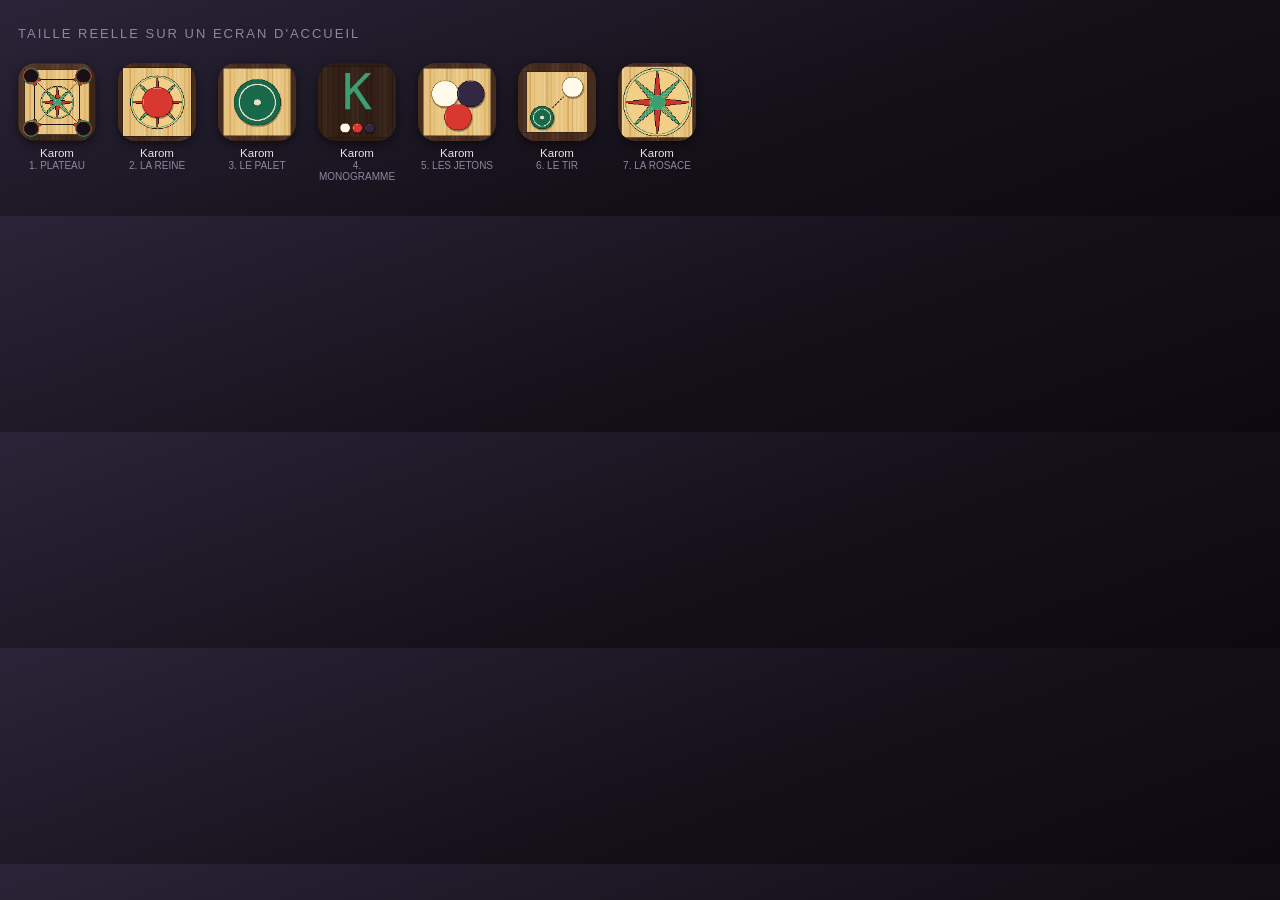
<file: visuels/apercu.html>
<!DOCTYPE html>
<html lang="fr"><head><meta charset="utf-8"><title>Karom - sur l'ecran d'accueil</title>
<style>
 body{margin:0;background:linear-gradient(160deg,#2A2438,#141018 60%,#0C0A10);
      font-family:-apple-system,'Segoe UI',Roboto,sans-serif;color:#fff;padding:26px 18px 34px}
 h1{font-size:13px;font-weight:500;letter-spacing:2px;color:#8d86a0;margin:0 0 22px;text-transform:uppercase}
 .rangee{display:flex;flex-wrap:wrap;gap:26px 22px}
 .app{width:78px;text-align:center}
 .app img{width:78px;height:78px;border-radius:18px;display:block;
          box-shadow:0 3px 10px rgba(0,0,0,.5)}
 .app span{display:block;font-size:11.5px;margin-top:6px;color:#e8e6f0;
           text-shadow:0 1px 2px rgba(0,0,0,.6)}
 .num{font-size:10px;color:#8d86a0;margin-top:1px}
</style></head><body>
<h1>Taille reelle sur un ecran d'accueil</h1>
<div class="rangee" id="r"></div>
<script>
const fic=['plateau','reine','palet','monogramme','jetons','tir','rosace'];
const noms=['PLATEAU','LA REINE','LE PALET','MONOGRAMME','LES JETONS','LE TIR','LA ROSACE'];
const r=document.getElementById('r');
noms.forEach((n,i)=>{
  const d=document.createElement('div'); d.className='app';
  d.innerHTML='<img src="icone-'+(i+1)+'-'+fic[i]+'.png" alt=""><span>Karom</span><div class="num">'+(i+1)+'. '+n+'</div>';
  r.appendChild(d);
});
</script></body></html>
</file>
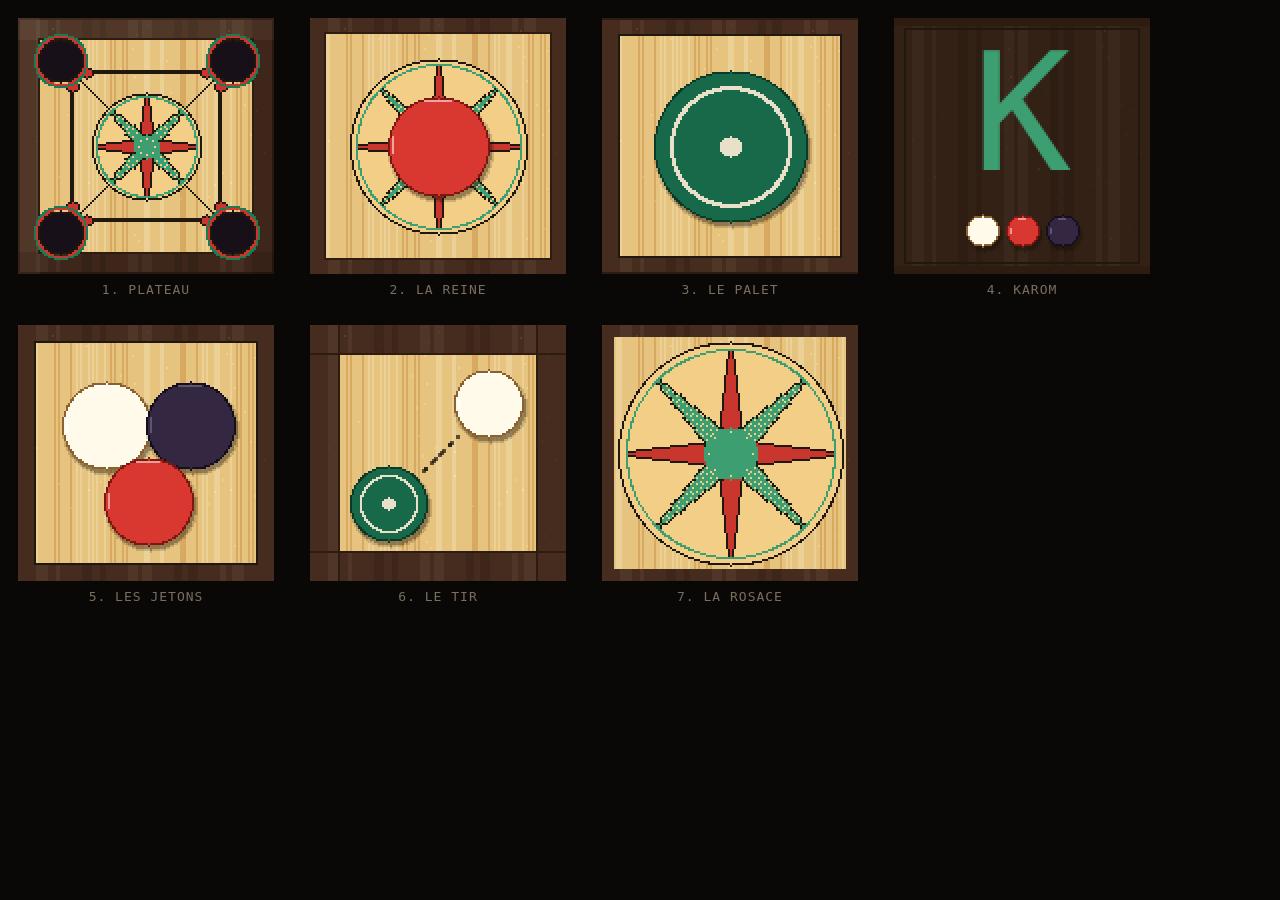
<file: visuels/icones.html>
<!DOCTYPE html>
<html lang="fr">
<head>
<meta charset="utf-8">
<title>Karom - pistes d'icone</title>
<link rel="stylesheet" href="../deploy/fonts.css">
<style>
  body{margin:0;background:#0A0806;font-family:monospace;color:#EDE4D2}
  .grille{display:flex;flex-wrap:wrap;gap:0;padding:0}
  .cel{padding:18px 18px 10px;text-align:center}
  canvas{display:block;image-rendering:pixelated}
  .nom{font-size:13px;letter-spacing:1px;color:#7A6E5F;margin-top:8px}
</style>
</head>
<body>
<div class="grille" id="grille"></div>
<script>
'use strict';
const N = 128;                 /* grille de dessin : pixel art assume */
const P = {
  bg:'#14110E', panel:'#1E1A16', panel2:'#2A241E', edge:'#0A0806',
  woodHi:'#7A5236', wood:'#4E3222', woodLo:'#2E1C10',
  felt:'#F2CE87', feltHi:'#F8DDA1', feltLo:'#E2B368', feltSh:'#C89A57',
  ink:'#20180F', red:'#C8362E', green:'#1E7A55',
  wPiece:'#FFFAEA', wEdge:'#8A6231', bPiece:'#332742', bEdge:'#150E1E',
  qPiece:'#D8382F', qEdge:'#7E1712',
  sBody:'#17694A', sEdge:'#0C3A28', sRed:'#E8E0C8',
  pale:'#EDE4D2', accent:'#3D9E72'
};

/* ---- primitives, reprises du jeu ---- */
function pcircle(g,cx,cy,r,c){
  cx=Math.round(cx); cy=Math.round(cy); r=Math.round(r); g.fillStyle=c;
  for(let dy=-r;dy<=r;dy++){ const h=Math.floor(Math.sqrt(Math.max(0,r*r-dy*dy))+0.5); g.fillRect(cx-h,cy+dy,h*2+1,1); }
}
function pring(g,cx,cy,r,c,a0,a1){
  cx=Math.round(cx); cy=Math.round(cy); r=Math.round(r);
  a0=a0===undefined?0:a0; a1=a1===undefined?360:a1; g.fillStyle=c;
  for(let a=a0;a<a1;a+=0.8){ const rd=a*Math.PI/180; g.fillRect(cx+Math.round(Math.cos(rd)*r), cy+Math.round(Math.sin(rd)*r),1,1); }
}
function pline(g,x0,y0,x1,y1,c){
  g.fillStyle=c; x0=Math.round(x0); y0=Math.round(y0); x1=Math.round(x1); y1=Math.round(y1);
  let dx=Math.abs(x1-x0), dy=Math.abs(y1-y0), sx=x0<x1?1:-1, sy=y0<y1?1:-1, err=dx-dy;
  for(let n=0;n<600;n++){ g.fillRect(x0,y0,1,1); if(x0===x1&&y0===y1) break;
    const e2=2*err; if(e2>-dy){ err-=dy; x0+=sx; } if(e2<dx){ err+=dx; y0+=sy; } }
}
function fleche(g,x,y,ux,uy,c,t){
  g.fillStyle=c; t=t||3;
  const hz=Math.abs(ux)>Math.abs(uy);
  for(let i=0;i<t;i++){
    const bx=Math.round(x-ux*i*1.5), by=Math.round(y-uy*i*1.5);
    if(hz) g.fillRect(bx,by-i,1,i*2+1); else g.fillRect(bx-i,by,i*2+1,1);
  }
}
function bruit(x,y){ let n=(x*73856093)^(y*19349663); n=(n<<13)^n;
  return ((n*(n*n*15731+789221)+1376312589)&0x7fffffff)/0x7fffffff; }
function grain(g,x0,y0,x1,y1,d,clair,sombre){
  for(let y=y0;y<y1;y++) for(let x=x0;x<x1;x++){ const r=bruit(x,y);
    if(r>1-d){ g.fillStyle=clair; g.fillRect(x,y,1,1); }
    else if(r<d){ g.fillStyle=sombre; g.fillRect(x,y,1,1); } }
}
/* tapis raye comme le contreplaque du jeu */
function tapis(g,x0,y0,x1,y1){
  g.fillStyle=P.felt; g.fillRect(x0,y0,x1-x0,y1-y0);
  for(let x=x0;x<x1;x++){
    const n=Math.sin(x*0.9)*1.2+Math.sin(x*3.1)+Math.sin(x*0.21)*1.5;
    if(n>1.6){ g.fillStyle=P.feltHi; g.fillRect(x,y0,1,y1-y0); }
    else if(n<-1.9){ g.fillStyle=P.feltLo; g.fillRect(x,y0,1,y1-y0); }
  }
  grain(g,x0,y0,x1,y1,0.10,'rgba(255,252,236,.10)','rgba(90,60,20,.07)');
}
function bois(g,x0,y0,x1,y1){
  g.fillStyle=P.wood; g.fillRect(x0,y0,x1-x0,y1-y0);
  for(let i=x0;i<x1;i++){ const n=Math.sin(i*0.13)*1.9+Math.sin(i*0.7)*0.6;
    if(n>1.4){ g.fillStyle='rgba(255,236,206,.06)'; g.fillRect(i,y0,1,y1-y0); }
    else if(n<-1.6){ g.fillStyle='rgba(0,0,0,.10)'; g.fillRect(i,y0,1,y1-y0); } }
  grain(g,x0,y0,x1,y1,0.13,'rgba(255,236,206,.07)','rgba(0,0,0,.10)');
}
/* rosace : huit branches alternees, comme au centre du plateau */
function rosace(g,cx,cy,RO,fond){
  const RI=Math.round(RO*24/26), br=Math.max(1,Math.round(RO*2.6/26));
  pcircle(g,cx,cy,RO,P.ink); pcircle(g,cx,cy,RO-1,fond);
  pring(g,cx,cy,RO-Math.max(1,Math.round(RO*2/26)),P.accent);
  for(let i=0;i<8;i++){
    const a=i*Math.PI/4-Math.PI/2, col=(i%2)?P.accent:P.red;
    const nx=-Math.sin(a), ny=Math.cos(a);
    for(let t=br;t<RI;t++){
      const w=Math.max(0,Math.round(br*(1-t/RI)));
      const x=cx+Math.cos(a)*t, y=cy+Math.sin(a)*t;
      g.fillStyle=col;
      for(let o=-w;o<=w;o++) g.fillRect(Math.round(x+nx*o),Math.round(y+ny*o),1,1);
      g.fillStyle=P.ink;
      g.fillRect(Math.round(x+nx*(w+1)),Math.round(y+ny*(w+1)),1,1);
      g.fillRect(Math.round(x-nx*(w+1)),Math.round(y-ny*(w+1)),1,1);
    }
  }
  const cr=Math.max(2,Math.round(RO*6/26));
  pcircle(g,cx,cy,cr,P.accent);
  g.fillStyle=fond;
  for(let i=0;i<8;i++){ const a=i*Math.PI/4-Math.PI/2;
    g.fillRect(Math.round(cx+Math.cos(a)*(cr-2)),Math.round(cy+Math.sin(a)*(cr-2)),1,1); }
}
/* un jeton, avec son ombre portee */
function jeton(g,cx,cy,r,corps,bord,eclat){
  pcircle(g,cx+1,cy+2,r+1,'rgba(24,14,4,.16)');
  pcircle(g,cx+1,cy+2,r,'rgba(24,14,4,.30)');
  pcircle(g,cx,cy,r,bord);
  pcircle(g,cx,cy,r-1,corps);
  if(eclat){ g.fillStyle=eclat;
    g.fillRect(Math.round(cx)-Math.round(r*0.28),Math.round(cy)-r+2,Math.round(r*0.55),1);
    g.fillRect(Math.round(cx)-r+2,Math.round(cy)-Math.round(r*0.18),1,Math.round(r*0.36)); }
}
function trou(g,cx,cy,r){
  pring(g,cx,cy,r+3,P.green);
  pring(g,cx,cy,r+2,P.red);
  pcircle(g,cx,cy,r+1,P.ink);
  pcircle(g,cx,cy,r,'#171018');
}

/* ===================== les pistes ===================== */
const PISTES = [];

/* 1 - le plateau vu de dessus, simplifie pour rester lisible en petit */
PISTES.push({nom:'PLATEAU', f(g){
  const F=11;
  g.fillStyle=P.woodLo; g.fillRect(0,0,N,N);
  bois(g,1,1,N-1,N-1);
  g.fillStyle='rgba(255,236,206,.06)'; g.fillRect(0,0,N,F); g.fillRect(0,0,F,N);
  g.fillStyle='rgba(0,0,0,.12)'; g.fillRect(0,N-F,N,F); g.fillRect(N-F,0,F,N);
  g.fillStyle=P.woodLo; g.fillRect(F-1,F-1,N-2*(F-1),N-2*(F-1));
  tapis(g,F,F,N-F,N-F);
  /* un seul carre, epais : le second trait se perdait a la reduction */
  g.fillStyle=P.ink;
  g.fillRect(26,26,N-52,2); g.fillRect(26,N-28,N-52,2);
  g.fillRect(26,26,2,N-52); g.fillRect(N-28,26,2,N-52);
  /* diagonales, du carre vers chaque trou */
  for(const q of [[1,1],[-1,1],[1,-1],[-1,-1]]){
    const cx=q[0]>0?0:N, cy=q[1]>0?0:N;
    pline(g,cx+q[0]*26,cy+q[1]*26,cx+q[0]*50,cy+q[1]*50,P.ink);
  }
  /* les deux pastilles rouges de chaque angle, comme sur le vrai plateau */
  for(const q of [[1,1],[-1,1],[1,-1],[-1,-1]]){
    const cx=q[0]>0?27:N-27, cy=q[1]>0?27:N-27;
    for(const d of [[cx+q[0]*7,cy],[cx,cy+q[1]*7]]){
      pcircle(g,d[0],d[1],3,P.ink); pcircle(g,d[0],d[1],2,P.red);
    }
  }
  rosace(g,N/2,N/2,27,P.felt);
  for(const p of [[21,21],[N-21,21],[21,N-21],[N-21,N-21]]) trou(g,p[0],p[1],10);
}});

/* 2 - la reine posee sur la rosace */
PISTES.push({nom:'LA REINE', f(g){
  tapis(g,0,0,N,N);
  bois(g,0,0,N,7); bois(g,0,N-7,N,N); bois(g,0,0,7,N); bois(g,N-7,0,7+N,N);
  g.fillStyle=P.woodLo; g.fillRect(7,7,N-14,1); g.fillRect(7,N-8,N-14,1);
  g.fillStyle=P.woodLo; g.fillRect(7,7,1,N-14); g.fillRect(N-8,7,1,N-14);
  rosace(g,N/2,N/2,44,P.felt);
  jeton(g,N/2,N/2,25,P.qPiece,P.qEdge,'rgba(255,255,255,.55)');
}});

/* 3 - le palet, l'objet que l'on lance */
PISTES.push({nom:'LE PALET', f(g){
  bois(g,0,0,N,N);
  g.fillStyle=P.woodLo; g.fillRect(0,0,N,1); g.fillRect(0,N-1,N,1);
  tapis(g,9,9,N-9,N-9);
  g.fillStyle=P.ink; g.fillRect(8,8,N-16,1); g.fillRect(8,N-9,N-16,1);
  g.fillStyle=P.ink; g.fillRect(8,8,1,N-16); g.fillRect(N-9,8,1,N-16);
  jeton(g,N/2,N/2,38,P.sBody,P.sEdge,null);
  pring(g,N/2,N/2,30,P.sRed);
  pring(g,N/2,N/2,29,P.sRed);
  pcircle(g,N/2,N/2,5,P.sRed);
}});

/* 4 - le mot, sur bois */
PISTES.push({nom:'KAROM', f(g,gg){
  bois(g,0,0,N,N);
  g.fillStyle='rgba(0,0,0,.26)'; g.fillRect(0,0,N,N);
  g.fillStyle=P.woodLo; g.fillRect(0,0,N,4); g.fillRect(0,N-4,N,4);
  g.fillStyle=P.ink; g.fillRect(5,5,N-10,1); g.fillRect(5,N-6,N-10,1);
  g.fillStyle=P.ink; g.fillRect(5,5,1,N-10); g.fillRect(N-6,5,1,N-10);
  jeton(g,N/2-20,106,8,P.wPiece,P.wEdge,'rgba(255,255,255,.7)');
  jeton(g,N/2,   106,8,P.qPiece,P.qEdge,'rgba(255,255,255,.5)');
  jeton(g,N/2+20,106,8,P.bPiece,P.bEdge,'rgba(255,255,255,.22)');
  gg.texte='K'; gg.hautTexte=26; gg.corps=82; gg.cap=50;
}});

/* 5 - les trois jetons du jeu */
PISTES.push({nom:'LES JETONS', f(g){
  tapis(g,0,0,N,N);
  bois(g,0,0,N,8); bois(g,0,N-8,N,N); bois(g,0,0,8,N); bois(g,N-8,0,8+N,N);
  g.fillStyle=P.ink; g.fillRect(8,8,N-16,1); g.fillRect(8,N-9,N-16,1);
  g.fillStyle=P.ink; g.fillRect(8,8,1,N-16); g.fillRect(N-9,8,1,N-16);
  jeton(g,44,50,22,P.wPiece,P.wEdge,'rgba(255,255,255,.75)');
  jeton(g,86,50,22,P.bPiece,P.bEdge,'rgba(255,255,255,.22)');
  jeton(g,65,88,22,P.qPiece,P.qEdge,'rgba(255,255,255,.5)');
}});

/* 6 - le tir : le palet part vers le jeton, les deux centres dans le cadre */
PISTES.push({nom:'LE TIR', f(g){
  tapis(g,0,0,N,N);
  bois(g,0,0,N,14); bois(g,0,0,14,N); bois(g,N-14,0,14+N,N); bois(g,0,N-14,N,N);
  g.fillStyle=P.woodLo; g.fillRect(0,14,N,1); g.fillRect(14,0,1,N);
  g.fillStyle=P.woodLo; g.fillRect(0,N-15,N,1); g.fillRect(N-15,0,1,N);
  /* trajectoire pointillee, d'un jeton a l'autre */
  const pointille=(x0,y0,x1,y1,d0,d1)=>{
    const dx=x1-x0, dy=y1-y0, L=Math.hypot(dx,dy);
    for(let t=d0;t<L-d1;t+=1){ if(t%6>2) continue;
      g.fillStyle='rgba(32,24,15,.70)';
      g.fillRect(Math.round(x0+dx/L*t),Math.round(y0+dy/L*t),2,2); }
  };
  /* la paire se centre sur le cadre : meme ecart de part et d'autre du milieu */
  const ec=25, px=N/2-ec, py=N/2+ec, jx=N/2+ec, jy=N/2-ec;
  pointille(px,py,jx,jy,24,22);
  jeton(g,jx,jy,17,P.wPiece,P.wEdge,'rgba(255,255,255,.75)');
  jeton(g,px,py,19,P.sBody,P.sEdge,null);
  pring(g,px,py,14,P.sRed); pcircle(g,px,py,3,P.sRed);
}});

/* 7 - la rosace seule, plein cadre */
PISTES.push({nom:'LA ROSACE', f(g){
  tapis(g,0,0,N,N);
  bois(g,0,0,N,6); bois(g,0,N-6,N,N); bois(g,0,0,6,N); bois(g,N-6,0,6+N,N);
  rosace(g,N/2,N/2,56,P.felt);
}});

/* ---- rendu ---- */
const grille=document.getElementById('grille');
PISTES.forEach((p,i)=>{
  const buf=document.createElement('canvas'); buf.width=N; buf.height=N;
  const g=buf.getContext('2d');
  const gg={texte:null};
  p.f(g,gg);
  if(gg.texte){                     /* le mot passe par la police du jeu */
    g.textBaseline='alphabetic'; g.textAlign='center';
    g.font=(gg.corps||41)+'px Jersey25, monospace';  /* pas exact : reste net */
    g.fillStyle=P.accent;
    g.fillText(gg.texte,N/2,gg.hautTexte+(gg.cap||25));
  }
  const cel=document.createElement('div'); cel.className='cel';
  const cv=document.createElement('canvas'); cv.width=256; cv.height=256;
  cv.style.width='256px'; cv.style.height='256px';
  const c=cv.getContext('2d'); c.imageSmoothingEnabled=false;
  c.drawImage(buf,0,0,256,256);
  cv.id='ic'+i;
  const nom=document.createElement('div'); nom.className='nom'; nom.textContent=(i+1)+'. '+p.nom;
  cel.appendChild(cv); cel.appendChild(nom); grille.appendChild(cel);
  /* version maitresse 1024, hors ecran, pour l'export */
  const big=document.createElement('canvas'); big.width=1024; big.height=1024;
  big.id='big'+i; big.style.position='absolute'; big.style.left='-4000px';
  const bc=big.getContext('2d'); bc.imageSmoothingEnabled=false;
  bc.drawImage(buf,0,0,1024,1024);
  document.body.appendChild(big);
});
document.fonts.ready.then(()=>{ document.body.dataset.pret='1'; });
</script>
</body>
</html>
</file>
<file: deploy/fonts.css>
/* Jersey, Sarah Cadigan-Fried, SIL OFL 1.1 - sous-ensemble embarque */
@font-face{font-family:'Jersey15';font-style:normal;font-weight:400;font-display:block;
    src:url([data-uri]) format('woff2');}
  @font-face{font-family:'Jersey25';font-style:normal;font-weight:400;font-display:block;
    src:url([data-uri]) format('woff2');}
</file>
